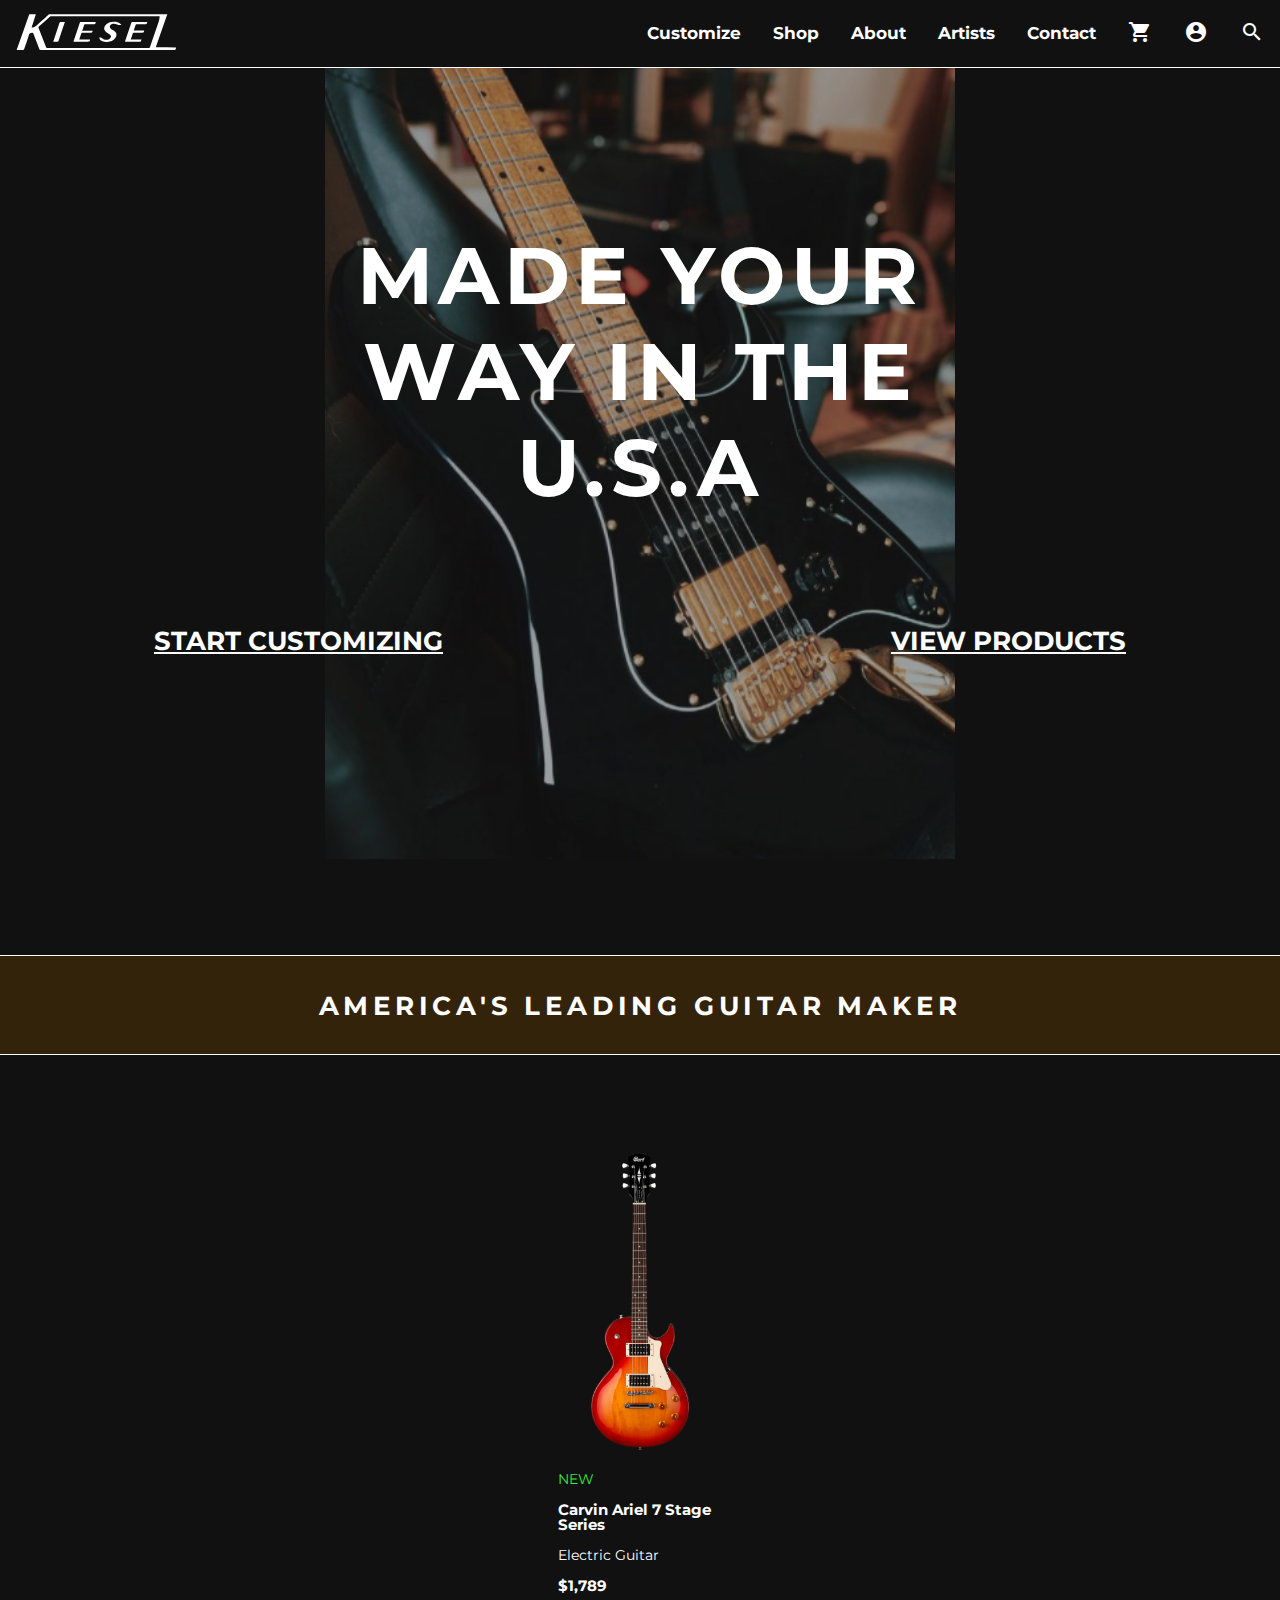
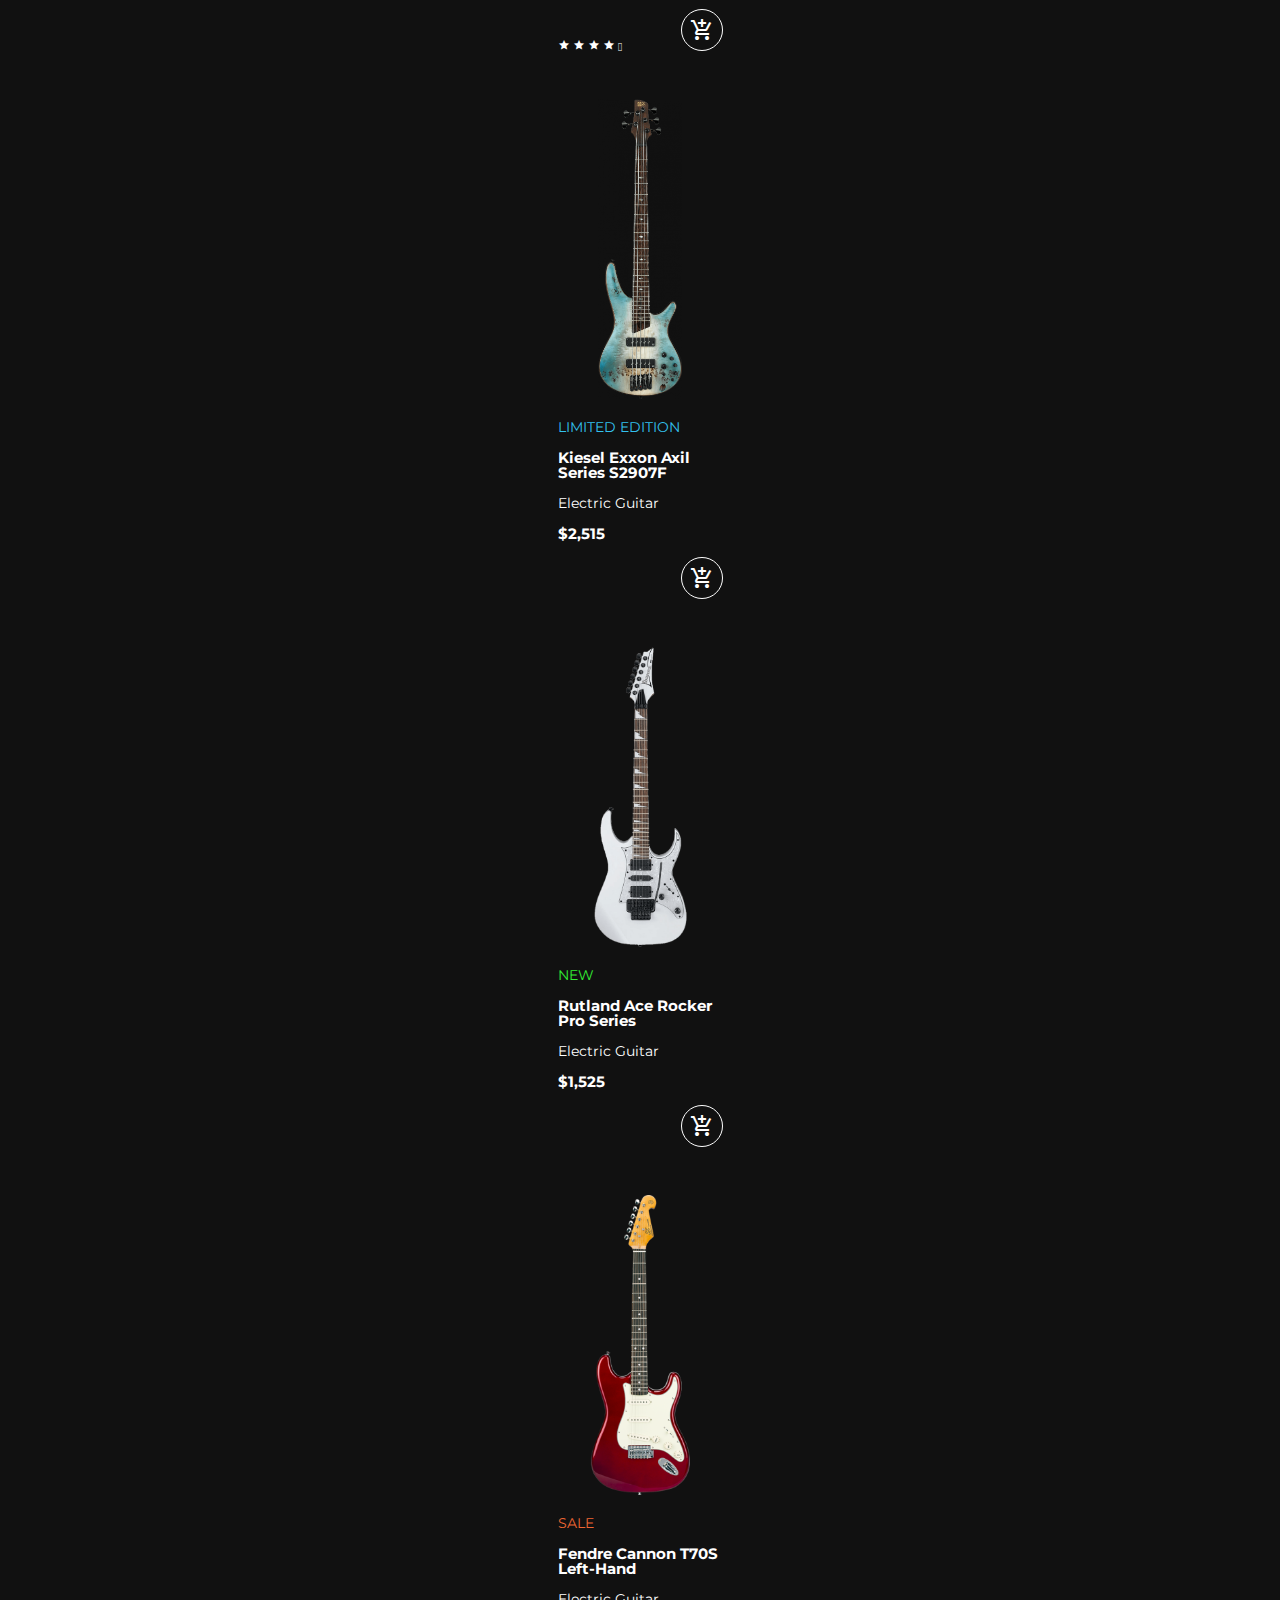
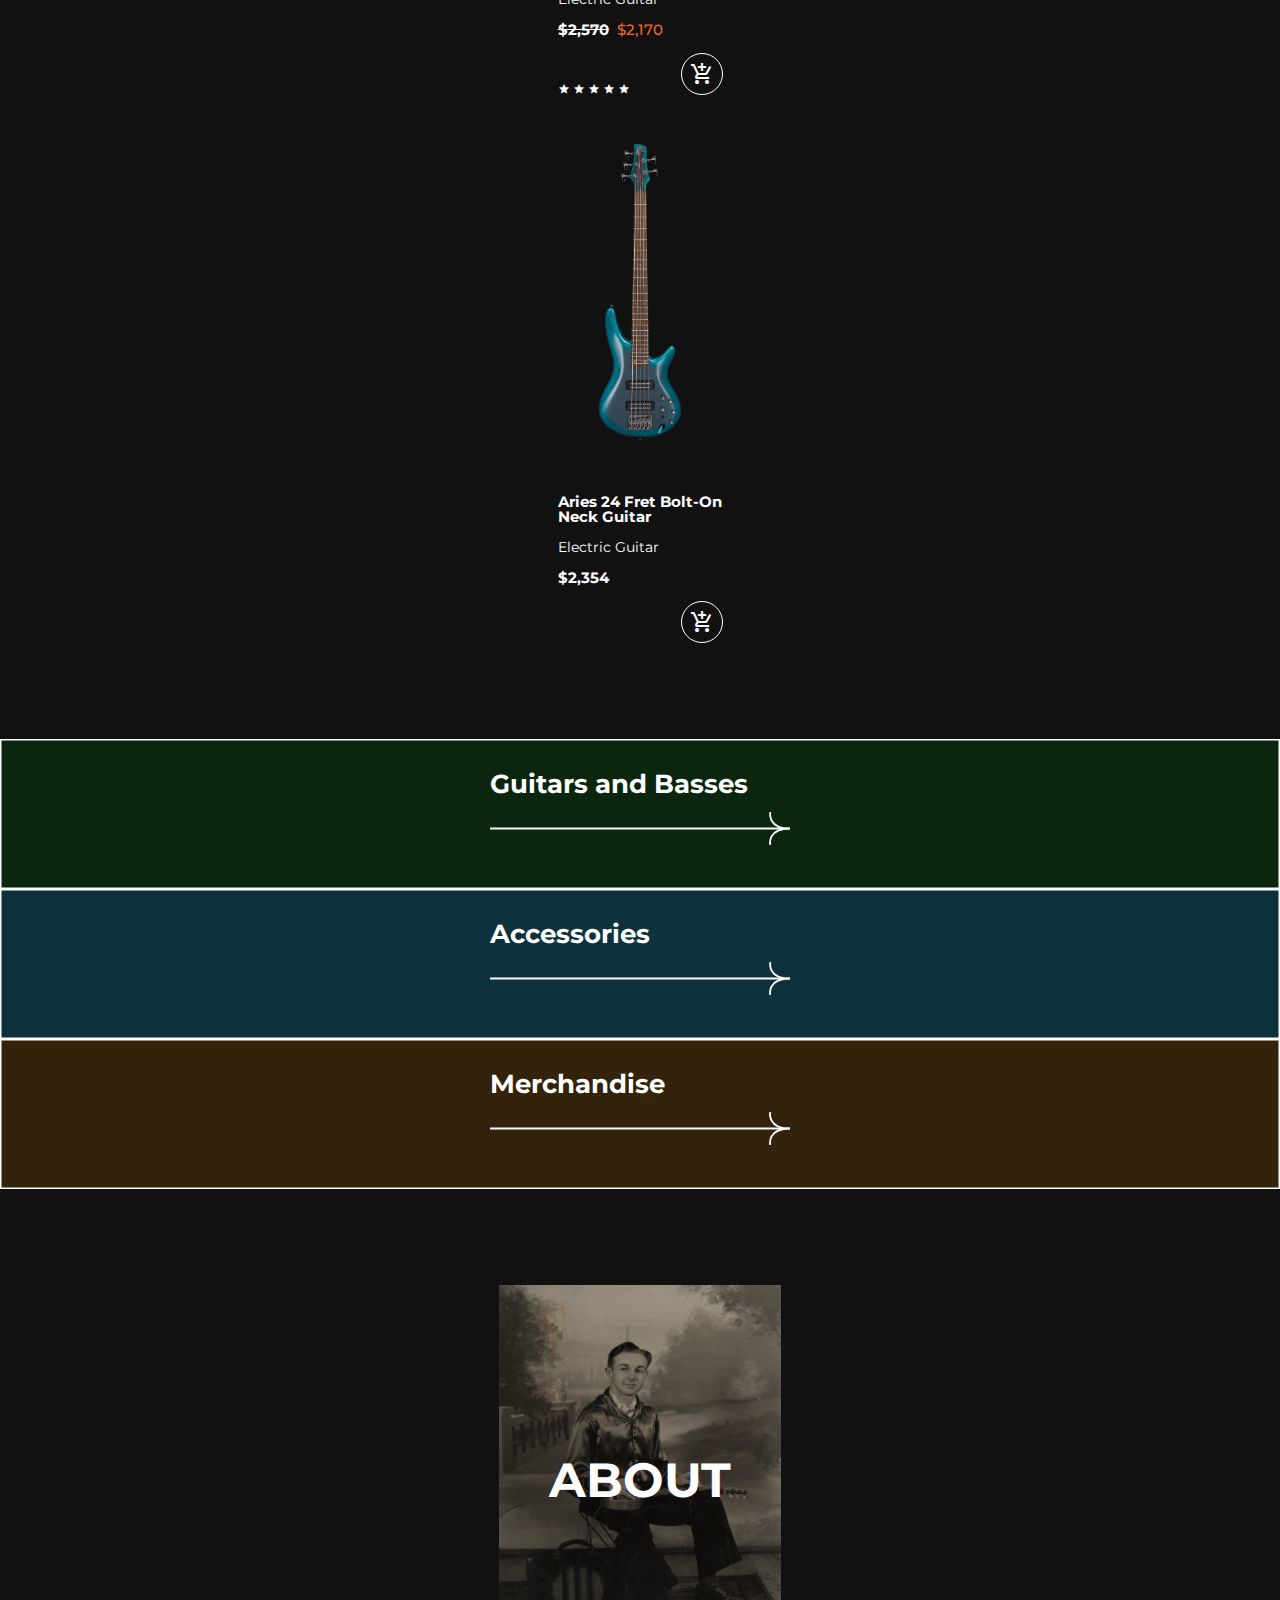
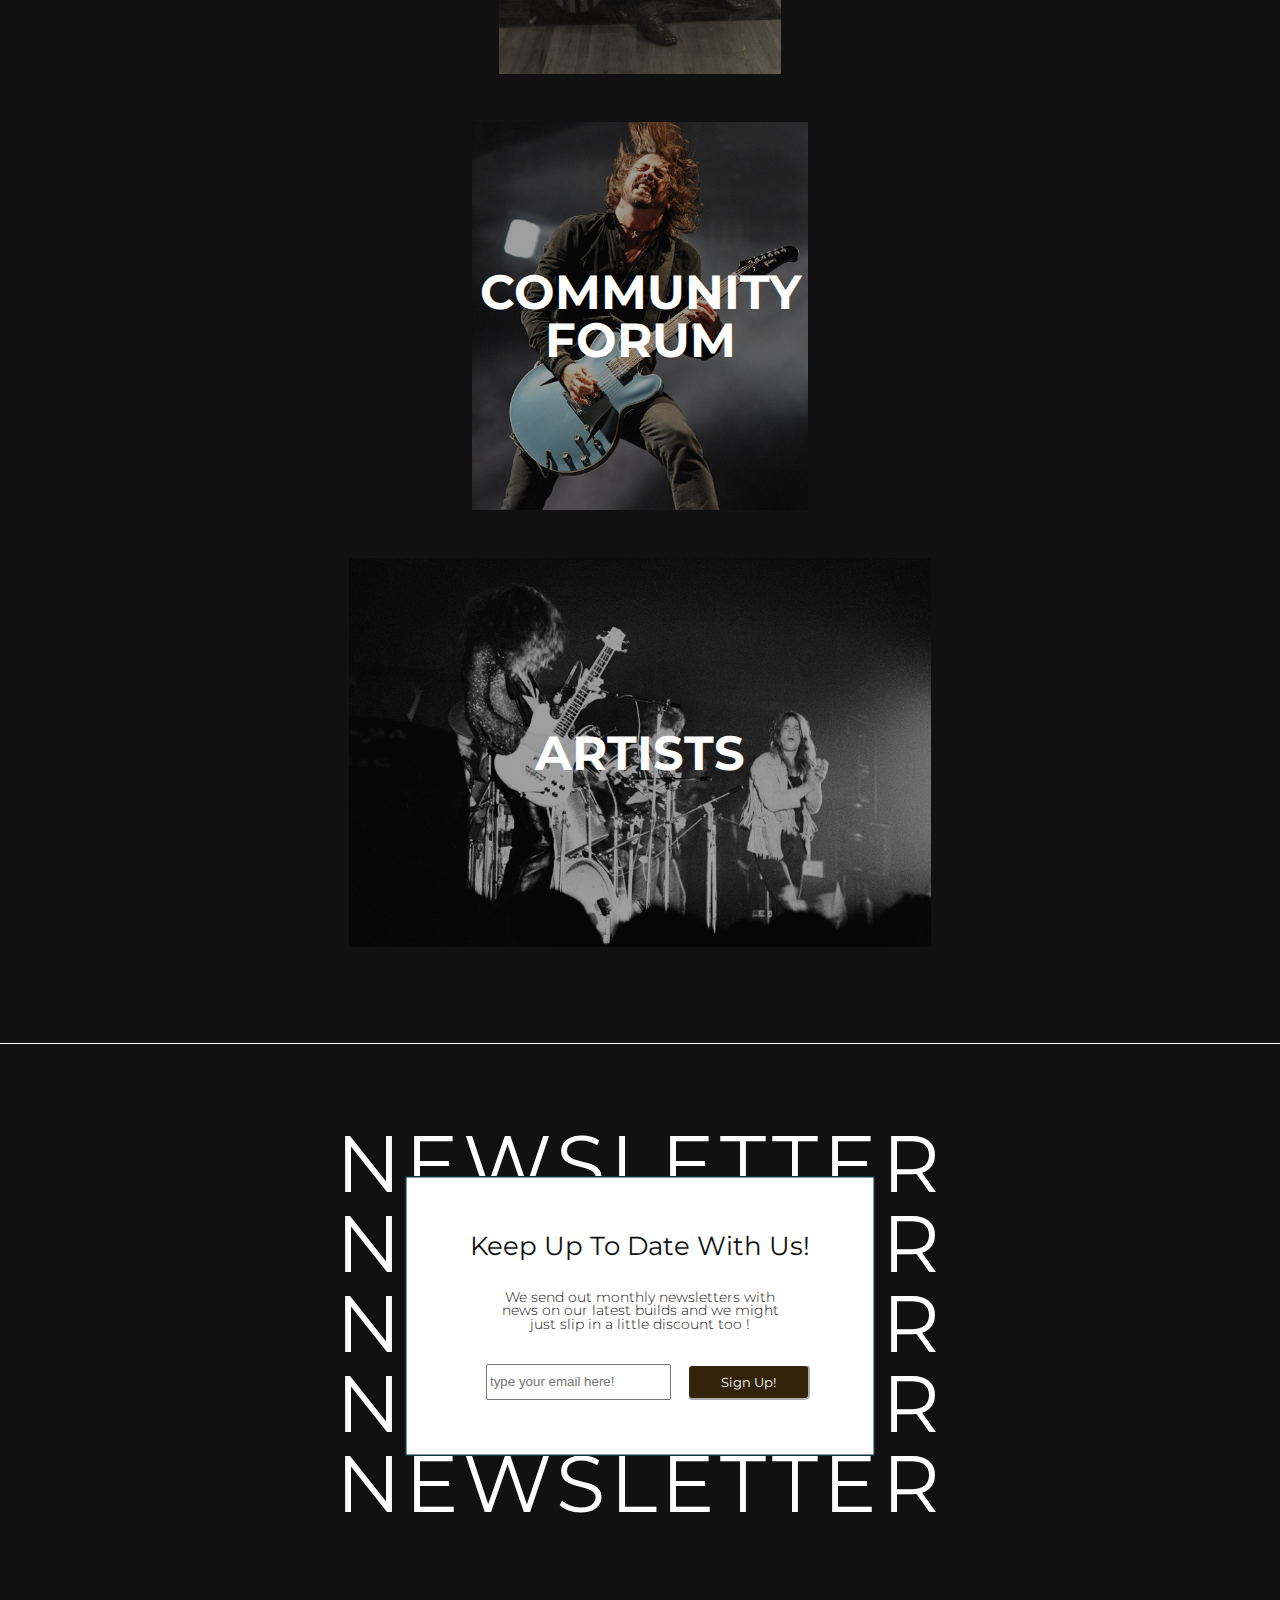
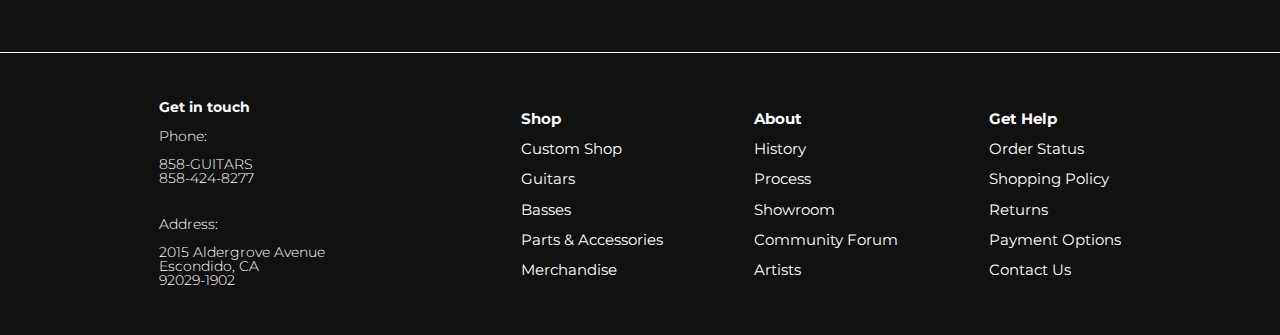
<file: index.html>
<!DOCTYPE html>
<html lang="en">
<head>
    <meta charset="UTF-8">
    <meta http-equiv="X-UA-Compatible" content="IE=edge">
    <meta name="viewport" content="width=device-width, initial-scale=1.0">
    <title>Kiesel Guitars</title>
    <link rel="stylesheet" href="reset.css">
    <link rel="stylesheet" href="layout.css">
    <link rel="stylesheet" href="styles.css">
    
    <link href="https://fonts.googleapis.com/icon?family=Material+Icons"
      rel="stylesheet">
    <link rel="stylesheet" href="https://cdnjs.cloudflare.com/ajax/libs/font-awesome/4.7.0/css/font-awesome.min.css">

    

</head>
<body>
     <nav class="topnav" id="myTopnav" >
            <div class = "heading">
                <a href="javascript:void(0);" class="icon" onclick="navFunction()">
                    <i class="fa fa-bars"></i>
                  </a>
                <a href="index.html"><img class = "logo" src="images\logo.svg", width=180px> </a>
            </div>
            
                <div class = nav-links>
                    <a href="customize.html" ><div>Customize</div></a>   
                    
                        <div onclick = "myFunction('nav1')"class = "dropdown-menu">Shop
                            <ul class = "dropdown-content">
                                
                                    <div class = "dropdown-category">
                                        <a href="guitars.html" class=bold>Guitar</a>
                                        <a href=guitars.html>Electric Guitars</a>
                                        <a href="guitars.html">Electric Basses</a>
                                        <a href="guitars.html">Acoustic Guitars</a>
                                    </div>
                                    <div class = "dropdown-category">
                                        <a href="error.html" class = bold>Merch</a>
                                        <a href=error.html>Apparel</a>
                                        <a href="error.html">Homeware</a>
                                        <a href="error.html">Accessories</a>
                                        
                                    </div>
                                    <div class = "dropdown-category">
                                        <a href="error.html" class=bold>Accessories</a>
                                        <a href=error.html>Knobs</a>
                                        <a href="error.html">Cases</a>
                                        <a href="error.html">Fret Wrap</a>
                                    
                                    </div>
                            </ul>
                            
                            <div id = "nav1" class = "nav-mobile hide">
                                <a href="guitars.html">Guitars</a>
                                <a href="error.html">Accessories</a>
                                <a href="error.html">Merchandise</a>
                                
                            </div>
                            
                            
                        </div>
                    
                    <a href="error.html"><div>About</div></a>
                    <a href="error.html"><div>Artists</div></a>
                    <a href="error.html"><div>Contact</div></a>
                </div>
                
                <div class = "nav-icons">
                    
                <a href="#" onclick="myFunction('shopping1')"><span class = "material-icons bar">shopping_cart</span></a>
                <a href="error.html" ><span class = "material-icons">account_circle</span></a>
                <a href="error.html" ><span class = "material-icons">search</span></a>
                </div>
                
                
    </nav>
    <div class = hide-cart id="shopping1">
            <div class="drawer stack">
              <h3 class="bold">Shopping Cart</h3>
              
                    
                  
                  <div class = "stack order-summary-container">
                    <h4 class= bold>There is nothing here!</h4>
                    <h4>Categories you may like</h4>
                    <div>
                        <div class = " shop-categories-container cluster">
                            
                            <a href="guitars.html">
                                <div class = "shop-categories-box guitarsandbasses container  ">
                                    <svg class = "svg-box" width="400" height="150">
                                        <rect class = "svg-box" width="400" height="150"/>
                                      </svg>
                                    <div class = " shop-categories-content stack">
                                        <h3 class="bold">Guitars and Basses</h3>
                                        <img class = arrow src="images\Group 37.svg" alt="">
                                        
                                        
                                
                                    </div>
                                </div>
                            </a>
                            <a href="error.html">
                                <div class = "accessories container shop-categories-box ">
                                    <svg class = "svg-box" width="400" height="150">
                                        <rect class = "svg-box" width="400" height="150"/>
                                      </svg>
                                    <div class = "stack shop-categories-content">
                                        <h3 class="bold">Accessories</h3>
                                        <img class = arrow src="images\Group 37.svg" alt="">
                                        
                                        
                                
                                    </div>
                                </div>
                            </a>
                            <a href="error.html">
                                <div class = "merchandise container shop-categories-box">
                                    <svg class = "svg-box" width="400" height="150">
                                        <rect  class = "svg-box" width="400" height="150"/>
                                      </svg>
                                    <div class = "stack shop-categories-content">
                                        <h3 class="bold">Merchandise</h3>
                                        <img class = arrow src="images\Group 37.svg" alt="">
                                        
                                        
                                
                                    </div>
                                </div>
                            </a>
                            
                            
                        </div>
                    </div>
                </div>
                
                
              
            </div>
            
    </div>
    
    <section class = "main-content stack">
        <div class = "banner box">
            <img class = "center" src="images\Mask Group 3.png" alt="">
            <div class = "banner-container container">
                <h1 class = "banner-text bold">MADE YOUR WAY IN THE U.S.A</h1>
                <div class = "banner-cta cluster">
                    <a href="customize.html">
                        <h3 class="underline bold">START CUSTOMIZING</h3>
                    </a>
                    <a href="guitars.html">
                        <h3 class = "righttext underline bold">VIEW PRODUCTS</h3>
                    </a>
                </div>
            </div>
        </div>
        <div class = "textRectangle container" >
            <div class = "container">
                <h3 class = "bold">AMERICA'S LEADING GUITAR MAKER</h3>
            </div>
        </div>
        <div class = "featured-products-container cluster">
            <a href="productpage.html">
                <div class = "single-product stack" >
                    <img class = "productlistingimage" src="images\CR100CRSmain.png">
                     <div class = "stack products-content">
                        <div>
                            <h5 class = "green-accent">NEW</h5>
                        </div>
                        <div  class = "stack products-text">
                            <h4 class = "bold">Carvin Ariel 7 Stage Series</h4>
                            <h5>Electric Guitar</h5>
                            <h4 class = "bold">$1,789</h4>
                        </div>
                        <div class = "shop-icons cluster ">
                            <span class="material-icons" style= "font-size: 12px"> &#xe885 &#xe885 &#xe885 &#xe885 &#xf06f</span>
                            <span class="add-to-cart material-icons" > &#xe854</span>
                            </div>
                    </div>
                </div>
            </a>
            <a href="productpage.html">
                <div class = "single-product stack" >
                    <img class = "productlistingimage" src="images\p_region_sr1605b_chf_1p_01_1.png">
                     <div class = "stack products-content">
                        <div>
                            <h5 class = "blue-accent">LIMITED EDITION</h5>
                        </div>
                        <div class = "stack products-text">
                            <h4 class = "bold">Kiesel Exxon Axil Series S2907F</h4>
                            <h5>Electric Guitar</h5>
                            <h4 class = "bold">$2,515</h4>
                        </div>
                        <div class = "shop-icons cluster end ">
                        
                        <span class="add-to-cart material-icons" > &#xe854</span>
                        </div>
                
                    </div>
                </div>
            </a>
            <a href="productpage.html">
                <div class = "single-product stack" >
                    <img class = "productlistingimage" src="images\1000183-IBANEZ-RG350DXZ-WH-Electric-Guitar.png">
                     <div class = "stack products-content">
                        <div>
                            <h5 class = "green-accent">NEW</h5>
                        </div>
                        <div class = "stack products-text">
                            <h4 class = "bold">Rutland Ace Rocker Pro Series</h4>
                            <h5>Electric Guitar</h5>
                            <h4 class = "bold">$1,525</h4>
                        </div>
                        <div class = "shop-icons cluster end ">
                        
                        <span class="add-to-cart material-icons" > &#xe854</span>
                        </div>
                
                    </div>
                </div>
            </a>
            <a href="productpage.html">
                <div class = "single-product stack" >
                    <img class = "productlistingimage" src="images\535f0e7fb7a52.png">
                     <div class = "stack products-content">
                        <div>
                            <h5 class = "orange-accent">SALE</h5>
                        </div>
                        <div class = "stack products-text">
                            <h4 class = "bold">Fendre Cannon T70S Left-Hand</h4>
                            <h5>Electric Guitar</h5>
                            <div class = "cluster tinygap">
                                <h4 class = "bold strikethrough">$2,570</h4>
                                <h4 class = "sale-new-price">$2,170</h4>
                            </div>
                            
                        </div>
                        <div class = "shop-icons cluster ">
                        <span class="material-icons" style= "font-size: 12px"> &#xe885 &#xe885 &#xe885 &#xe885 &#xe885</span>
                        <span class="add-to-cart material-icons" > &#xe854</span>
                        </div>
                
                    </div>
                </div>
            </a>
            <a href="productpage.html">
                <div class = "single-product stack" >
                <img class = "productlistingimage" src="images\2523.png">
                 <div class = "stack products-content">
                    
                    <div class = "stack products-text">
                        <h4 class = "bold">Aries 24 Fret Bolt-On Neck Guitar</h4>
                        <h5>Electric Guitar</h5>
                        <h4 class = "bold">$2,354</h4>
                    </div>
                    <div class = "shop-icons cluster end">
                    
                    <span class="add-to-cart material-icons" > &#xe854</span>
                    </div>
                
                </div>
                </div>
            </a>
            
    
        </div>
        <div class = " shop-categories-container cluster">
            <a href="guitars.html">
                <div class = "shop-categories-box guitarsandbasses container  ">
                    <svg class = "svg-box" width="400" height="400">
                        <rect class = "svg-box" width="400" height="400"/>
                      </svg>
                    <div class = " shop-categories-content stack">
                        <h3 class="bold">Guitars and Basses</h3>
                        <img class = "arrow" src="images\Group 37.svg" alt="image of an arrow">
                        <img class = "image" src="images\rotates.png" alt="image of a guitar">
                        
                
                    </div>
                </div>
            </a>
            <a href="error.html">
                <div class = "accessories container shop-categories-box ">
                    <svg class = "svg-box" width="400" height="400">
                        <rect class = "svg-box" width="400" height="400"/>
                      </svg>
                    <div class = "stack shop-categories-content">
                        <h3 class="bold">Accessories</h3>
                        <img class = arrow src="images\Group 37.svg" alt="">
                        <img class = "image" src="images\FUZZ_Mini__77918.1497510620.1280.1280.png" alt="">
                        
                
                    </div>
                </div>
            </a>
            <a href="error.html">
                <div class = "merchandise container shop-categories-box">
                    <svg class = "svg-box" width="400" height="400">
                        <rect  class = "svg-box" width="400" height="400"/>
                      </svg>
                    <div class = "stack shop-categories-content">
                        <h3 class="bold">Merchandise</h3>
                        <img class = arrow src="images\Group 37.svg" alt="">
                        <img class = "image" src="images/logo.svg" alt="">
                        
                
                    </div>
                </div>
            </a>
            
            
        </div>
        <div class= "brand-categories-container cluster">
            <a href="error.html">
                <div class="container brand-categories-box">
                    <img class=brandimage src="images\lowell-lap-steel-guitar481.jpg" alt="">
                     <h2 class= "stack brand-categories-text">ABOUT</h2>
                </div>
            </a>
            <a href="error.html">
                <div class="container brand-categories-box ">
                 <img class=brandimage src="images\article-2074523-0C85326800000578-708_468x540.jpg" alt="">
                  <h2 class= "stack brand-categories-text">COMMUNITY FORUM</h2>
                 </div>
            </a>
             <a href="error.html">
                 <div class="container brand-categories-box ">
                     <img class=brandimage src="images\rs-black-sabbath-e777e412-7a2a-4782-b108-63871f9a2976.jpg" alt="">
                     <h2 class= "stack brand-categories-text">ARTISTS</h2>
                 </div>
             </a>
        </div>
        <div class = "container  topborder  newsletter-layout newsletterbox" >
            <h1 class = "stack newsletter-bg space-center">NEWSLETTER<BR>NEWSLETTER<BR>NEWSLETTER<BR>NEWSLETTER<BR>NEWSLETTER</h2>
            <div class = "stack newsletter">
                <div class = "newsletter-container container"> 
                    <svg class = "newsletter-rect" width="470" height="280">
                        <rect class = "newsletter-rect" width="470" height="280"/>
                      </svg>
                    <div class = " stack newsletter-text black  ">
                        <h3 class = "newsletter-title">Keep Up To Date With Us!</h3>
                        <p class = "newsletter-subheading">We send out monthly newsletters with news 
                            on our latest builds and we 
                            might just slip in a little discount too !</p>
                        <div>
                            <form class = "email-form">
                                <label for="email"></label>
                                <input type="email" name="email" placeholder="type your email here!">
                                <input type="submit" value="Sign Up!">
                            </form>
                        </div>
                    </div>  
                </div>
            <div>
                    <div></div>
                </div>
            </div>
        </div>
        <footer class = "footer-nav box">
            <div class="footer-nav-container container">
                <div class = "get-in-touch stack">
                    <h5 class  = "bold"> Get in touch</h5>
                    <div class = "contact-details cluster">
                        <div class = "stack">
                            <h5 class = "light">Phone:</h5>
                            <h5 class = "light">858-GUITARS<br>858-424-8277</h5>
                        </div>
                        <div class = "stack">
                            <h5 class = "light">Address:</h5>
                            <h5 class = "light">2015 Aldergrove Avenue<br>Escondido, CA<br>92029-1902</h5>
        
                    </div></div>
                    
                </div>
                <div class="footer-nav-categories container">
                <div class= "stack">
                    <a  class = "bold" href="#"> Shop </a>
                    <a href="customize.html"> Custom Shop </a>
                    <a href="guitars.html"> Guitars </a>
                    <a href="#"> Basses </a>
                    <a href="#"> Parts & Accessories </a>
                    <a href="#"> Merchandise </a>
                </div>
                <div class= "stack">
                    <a class ="bold" href="error.html"> About </a>
                    <a href="error.html"> History </a>
                    <a href="error.html"> Process </a>
                    <a href="error.html"> Showroom </a>
                    <a href="error.html"> Community Forum </a>
                    <a href="error.html"> Artists </a>
                </div>
        
                <div class= "stack">
                    <a class = "bold" href="error.html"> Get Help </a>
                    <a href="error.html"> Order Status </a>
                    <a href="error.html"> Shopping Policy </a>
                    <a href="error.html"> Returns </a>
                    <a href="error.html"> Payment Options </a>
                    <a href="error.html"> Contact Us </a>
                </div>
                </div>
                <div class = " stack footer-tnc"> 
                    <a class = "footeritem">Find Us At</a>
                    <div class = "cluster footer-social"><i class="fa fa-facebook-square" ></i>
                        <i class="fa fa-instagram"></i>
                        <i class="fa fa-twitter"></i></div>
                    
                    <div class="stack">
                    <a href="error.html" class = "tnc"> Terms of Use </a>
                    <a href="error.html" class = "tnc"> Privacy and Cookies Policy </a>
                    <a href="error.html" class = "tnc"> Terms of Sale </a>
                    <a href="error.html" class = "tnc"> Cookies Settings </a>
                    </div>
        
                    
                </div>
            </div>
        
        </footer>
    
        <script src="script.js"></script>
    </section>
</body>
</html>
</file>
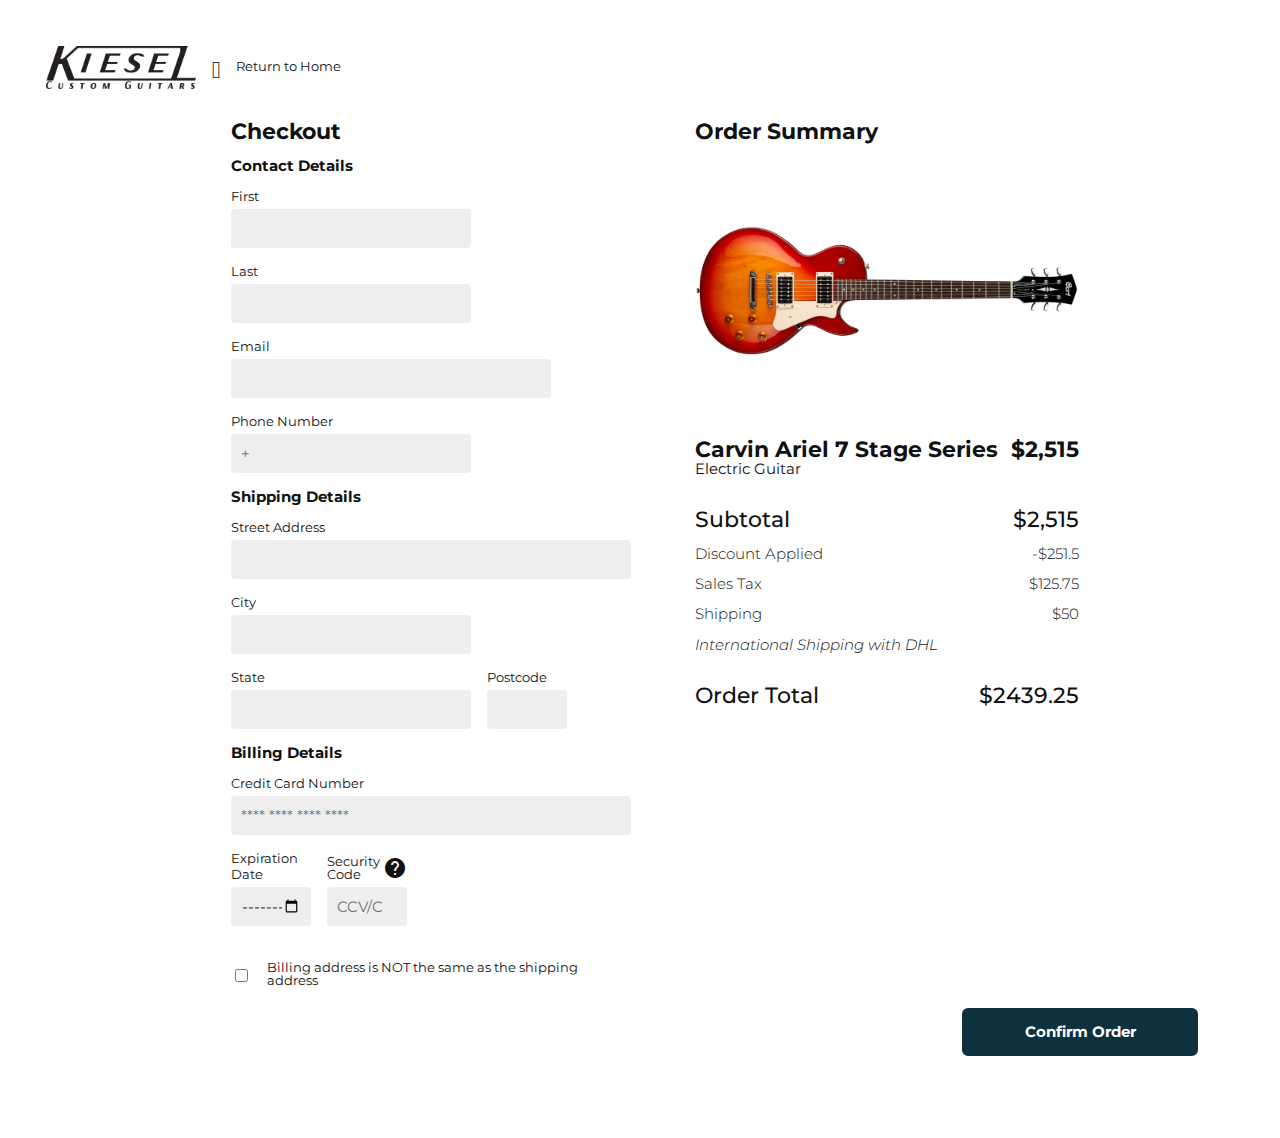
<file: checkoutpage.html>
<!DOCTYPE html>
<html lang="en">
<head>
    <meta charset="UTF-8">
    <meta http-equiv="X-UA-Compatible" content="IE=edge">
    <meta name="viewport" content="width=device-width, initial-scale=1.0">
    <title>Kiesel Guitar</title>
    <link rel="stylesheet" href="reset.css">
    <link rel="stylesheet" href="layout.css">
    <link rel="stylesheet" href="checkoutstyles.css">


    <link href="https://fonts.googleapis.com/icon?family=Material+Icons"
      rel="stylesheet">
    <link rel="stylesheet" href="https://cdnjs.cloudflare.com/ajax/libs/font-awesome/4.7.0/css/font-awesome.min.css">
    
    
</head>
<body class = "stack">
    <nav class = "cluster header">
        <div class = cluster>
            <img class = logo src="images\800px-Kiesel_guitars_logo.png">
            <div class = "cluster return-to-home "><div><a href="#">  <span class="material-icons">
                &#xe5e0</span></div>
            <div> <a href = "index.html">
                <h5>Return to Home</h5>
            </a></div>
            </div>
        </div>
        <div>
            <a href="javascript:void(0);" class="icon" onclick="cartFunction()">
                <i class="fa fa-shopping-cart"></i>
              </a>
        </div>
        
    </nav>
       <div class = "checkout-container cluster center" id="MyCheckoutContainer">
        <div class="form-container">
        <h3 class = "bold">Checkout</h3><br>
        <form class="form" required>
            <h4 class = "bold">Contact Details</h4>
            <ul>
                <li>
            <div class="form-item width-medium">
                <div>
                    <br><label for="f-name">First</label><br>
                    <input type="text" name="f-name" class = "form-input">
                </div>
                <div>
                   <br><label for="l-name">Last</label><br>
                    <input type="text" name="l-name" class="form-input">
                </div>
            </div>
            <div class = "form-item width-large ">
                <br><label for ="email">Email</label><br>
                <input type="email" name="email" class  = "form-input">
                
            </div>
            <div class = "tel width-medium">
                <br><label for ="tel">Phone Number</label><br>
                <input type = "number" name="tel" placeholder="+">
            </div>
            <h4 class = "checkout-title">Shipping Details</h4>
            <div class="streetaddress width-xlarge">
                <br><label for ="streetaddress">Street Address</label><br>
                <input type = "text" name="streetaddress">
            
            </div>
            <div class = "city width-medium">
                <br><label for="city">City</label><br>
                <input type="text" name="city">
                
            </div>
            <div class = "stateNpostcode cluster">
                <div class = "state width-medium">
                <br><label for="state">State</label>
                <input type="text" name="state">
            </div>
            <div class = "postcode width-small">
                <br><label for="postcode">Postcode</label>
                <input type="number" name="postcode">
            </div>
            </div>
            
            <h4 class ="checkout-title" >Billing Details</h4>
            <div class ="ccnumber width-xlarge">
                <br><label for ="ccnumber"> Credit Card Number</label><br>
                <input type = "number" name = "ccnumber" placeholder="**** **** **** ****">
            </div>
            
                <div class = "cc-details cluster width-xlarge"> 
                    <div class = "width-small">
                    <br><label for ="expdate">Expiration Date</label>
                    <input type = "month" name = "expdate" placeholder = YYYY/MM min="today">
                    </div>
                    <div class = "width-small">
                    <div class = "cluster">
                        <label for ="securitycode">Security Code</label>
                        <a href="#"> <span class="material-icons">&#xe887</span></a>
                    </div>
                    
                    <input type = "number" name = "securitycode" placeholder = CCV/CVV></div>
                    
                </div>
            
            
            <div class = "billing-address cluster width-xlarge ">
                <input type = "checkbox" name="billingaddress">
                <label for="billing-address">Billing address is NOT the same as the shipping address </label>
                
            </div>
            </li>
            </ul>
            
        </form>
        
        </div>
        <div class = "stack order-summary ">
            <h3 class="bold">Order Summary</h3>
            <img class = "productimage" src="images\CR100CRSmain rotate.png" alt="">
            <div class = "stack order-summary-container">
                <div class =>
                    <div class = "cluster order-summary-content ">
                        <h3 class = "bold">Carvin Ariel 7 Stage Series</h3>
                        <h3 class = "bold">$2,515</h3>

                     </div>
                     <h4>Electric Guitar</h4>
                </div>
                
                <div class = "stack ">
                    <div class = "cluster order-summary-content">
                        <h3 class = "medium">Subtotal</h3>
                        <h3 class = "medium">$2,515</h3>
                    </div>
                    <div class = "cluster order-summary-content">
                        <h4 class = "light">Discount Applied</h4>
                        <h4 class = "light">-$251.5</h4>
                    </div>
                    <div class = "cluster order-summary-content">
                        <h4 class = "light">Sales Tax</h4>
                        <h4 class = "light">$125.75</h4>
                    </div>
                    <div class = "stack order-summary-content tinygap">
                        <div class = "cluster order-summary-content">
                            <h4 class = "light">Shipping</h4>
                            <h4 class = "light">$50</h4>
                        </div>
                        <h4 class = "italic light">International Shipping with DHL</h4>
                    </div>
                </div>
                <div class = "cluster order-summary-content">
                    <h3 class = "medium">Order Total</h3>
                    <h3 class = "medium">$2439.25</h3>
                </div>
            </div>
            
        </div>
        
    </div>
    <div class = "cluster checkout-button confirm-button">
        <a href="confirmation.html"  class = "btn btn-primary bold" type=submit>Confirm Order</a>

    </div>
    <script src="script.js"></script>
</body>
</html>
</file>
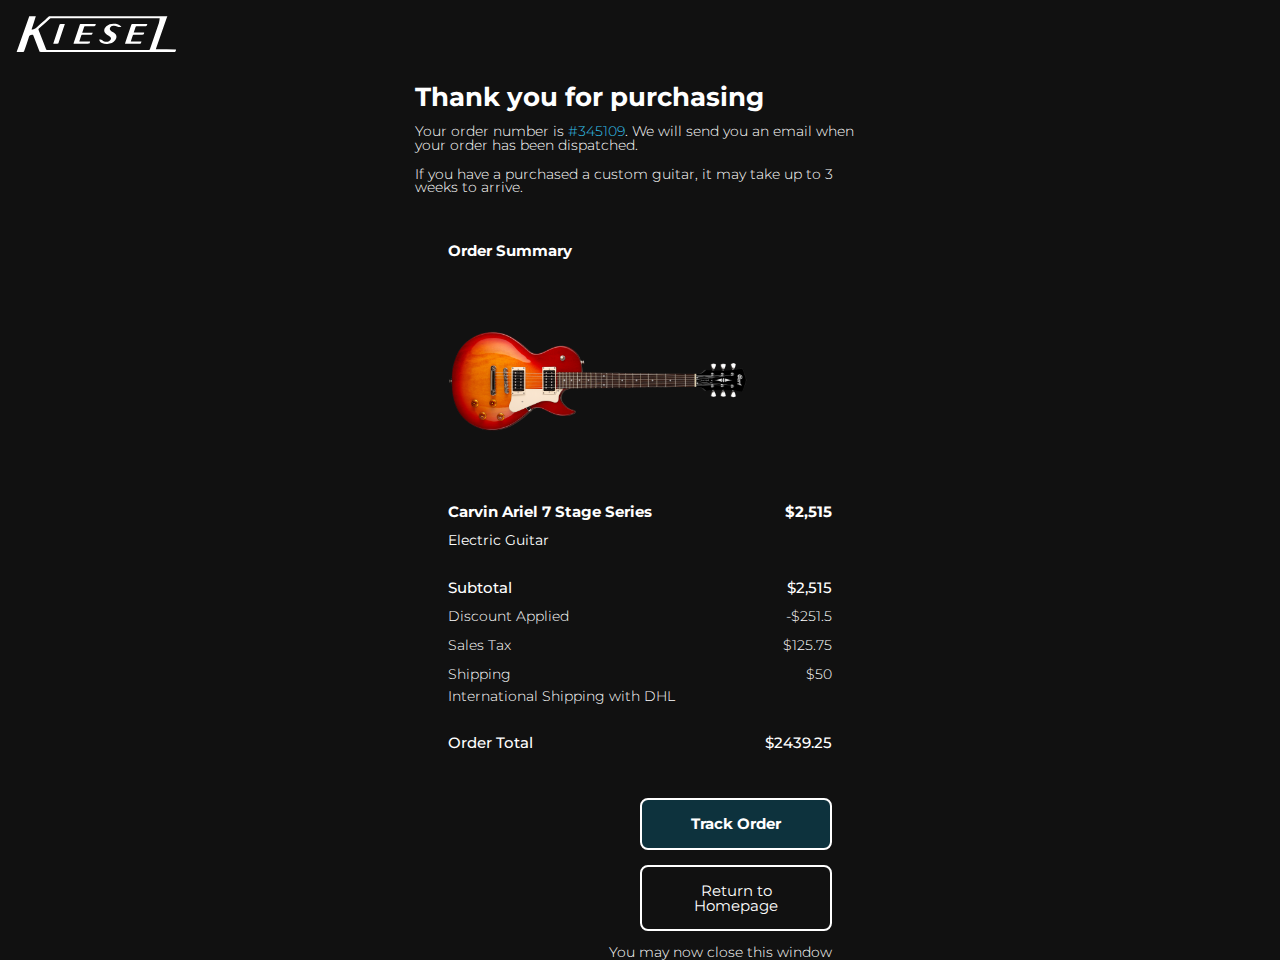
<file: confirmation.html>
<!DOCTYPE html>
<html lang="en">
<head>
    <meta charset="UTF-8">
    <meta http-equiv="X-UA-Compatible" content="IE=edge">
    <meta name="viewport" content="width=device-width, initial-scale=1.0">
    <title>Document</title>
    <link rel="stylesheet" href="reset.css">
    <link rel="stylesheet" href="layout.css">
    <link rel="stylesheet" href="styles.css">
    <link href="https://fonts.googleapis.com/icon?family=Material+Icons"
      rel="stylesheet">
    <link rel="stylesheet" href="https://cdnjs.cloudflare.com/ajax/libs/font-awesome/4.7.0/css/font-awesome.min.css">
</head>
<body>
    <nav class = "cluster header">
        <img class = logo src="images/logo.svg">
        
         
    </nav>
<div class = "order-page stack center">
        
    <div class = "order-container stack center">
        <div class = "order-message stack ">
            <h3 class = "bold">Thank you for purchasing</h3>
            <p>Your order number is <span class = "blue-accent">#345109</span>. We will send you an email when your order has been dispatched.</p>
            <p>If you have a purchased a custom guitar, it may take up to 3 weeks to arrive.</p>
        </div>
        <div class = "stack order-summary center  ">
            <h4 class="bold">Order Summary</h4>
            <img class = "productimage" src="images\CR100CRSmain rotate.png" alt="">
            <div class = "stack order-summary-container">
                <div class = "stack">
                    <div class = "cluster order-summary-content ">
                        <h4 class = "bold">Carvin Ariel 7 Stage Series</h4>
                        <h4 class = "bold">$2,515</h4>
        
                     </div>
                     <h5>Electric Guitar</h5>
                </div>
                
                <div class = "stack ">
                    <div class = "cluster order-summary-content">
                        <h4 class = "medium">Subtotal</h4>
                        <h4 class = "medium">$2,515</h4>
                    </div>
                    <div class = "cluster order-summary-content">
                        <h5 class = "light">Discount Applied</h5>
                        <h5 class = "light">-$251.5</h5>
                    </div>
                    <div class = "cluster order-summary-content">
                        <h5 class = "light">Sales Tax</h5>
                        <h5 class = "light">$125.75</h5>
                    </div>
                    <div class = "stack order-summary-content tinygap">
                        <div class = "cluster order-summary-content">
                            <h5 class = "light">Shipping</h5>
                            <h5 class = "light">$50</h5>
                        </div>
                        <h5 class = "italic light">International Shipping with DHL</h5>
                    </div>
                </div>
                <div class = "cluster order-summary-content">
                    <h4 class = "medium">Order Total</h4>
                    <h4 class = "medium">$2439.25</h4>
                </div>
            </div>
            <div class = "stack confirm-button">
                <a href="error.html"  class = "btn btn-primary bold">Track Order</a>
                <a href="index.html"  class = "btn btn-secondary ">Return to Homepage</a>
                <p>You may now close this window</p>
            </div>
        </div>
    </div>
</div>
<script src="script.js"></script>

</body>
</html>
</file>
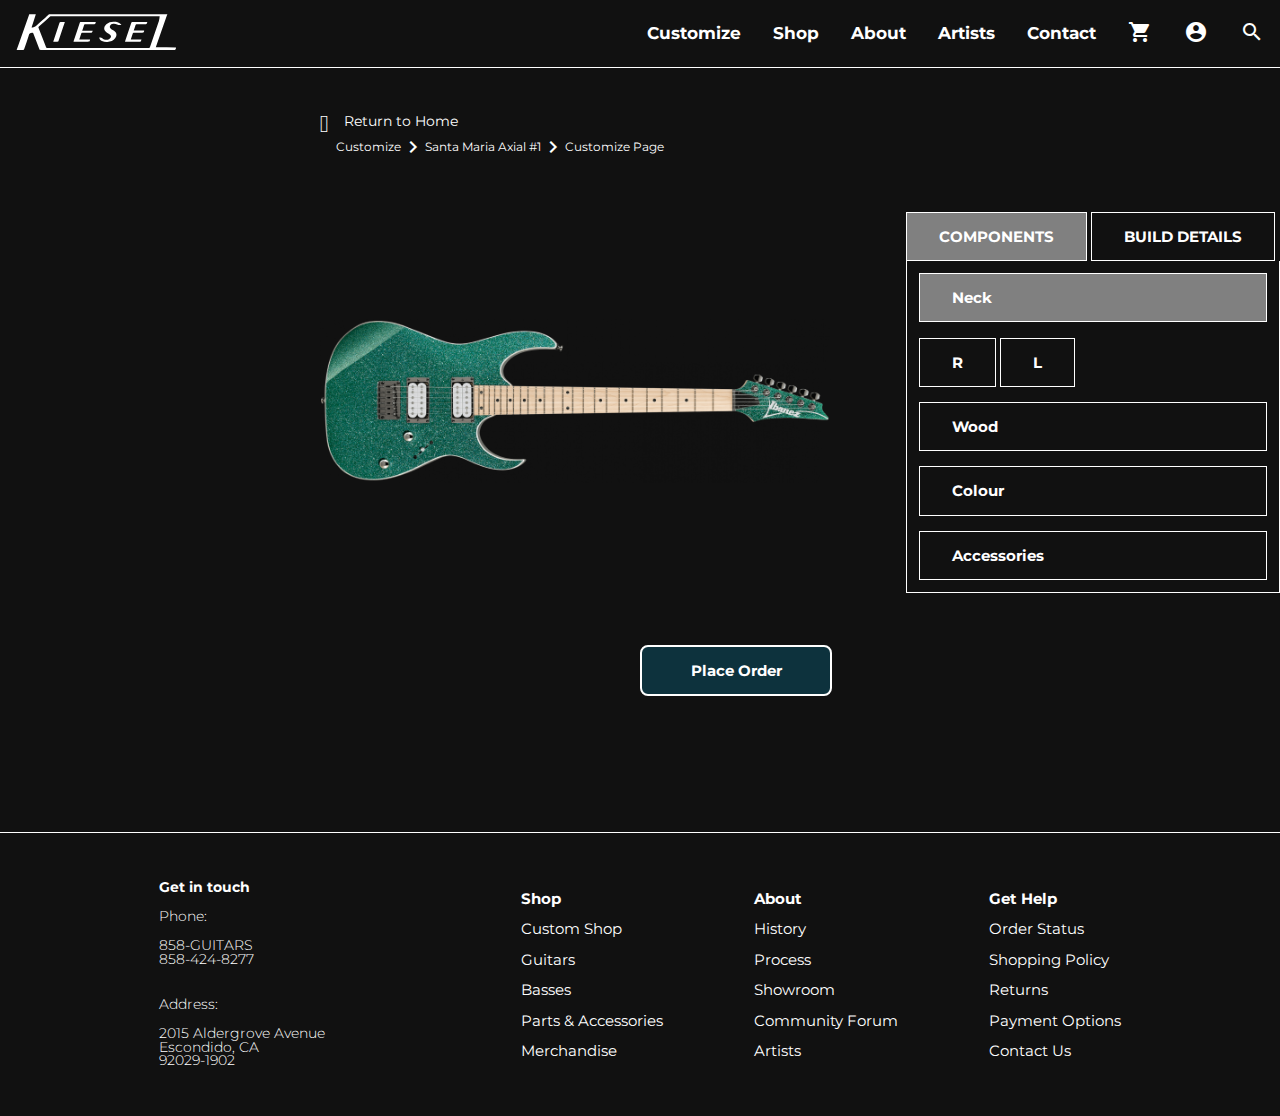
<file: customize.html>
<!DOCTYPE html>
<html lang="en">
<head>
    <meta charset="UTF-8">
    <meta http-equiv="X-UA-Compatible" content="IE=edge">
    <meta name="viewport" content="width=device-width, initial-scale=1.0">
    <title>Document</title>
    <link rel="stylesheet" href="reset.css">
    <link rel="stylesheet" href="styles.css">
    <link rel="stylesheet" href="layout.css">
    <link href="https://fonts.googleapis.com/icon?family=Material+Icons"
      rel="stylesheet">
    <link rel="stylesheet" href="https://cdnjs.cloudflare.com/ajax/libs/font-awesome/4.7.0/css/font-awesome.min.css">
</head>
<body>
    <nav class="topnav" id="myTopnav" >
        <div class = "heading">
            <a href="javascript:void(0);" class="icon" onclick="navFunction()">
                <i class="fa fa-bars"></i>
              </a>
            <a href="index.html"><img class = "logo" src="images\logo.svg", width=180px> </a>
        </div>
        
            <div class = nav-links>
                <a href="customize.html" ><div>Customize</div></a>   
                
                    <div onclick = "myFunction('nav1')"class = "dropdown-menu">Shop
                        <ul class = "dropdown-content">
                            
                                <div class = "dropdown-category">
                                    <a href="guitars.html" class=bold>Guitar</a>
                                    <a href=guitars.html>Electric Guitars</a>
                                    <a href="guitars.html">Electric Basses</a>
                                    <a href="guitars.html">Acoustic Guitars</a>
                                </div>
                                <div class = "dropdown-category">
                                    <a href="error.html" class = bold>Merch</a>
                                    <a href=error.html>Apparel</a>
                                    <a href="error.html">Homeware</a>
                                    <a href="error.html">Accessories</a>
                                    
                                </div>
                                <div class = "dropdown-category">
                                    <a href="error.html" class=bold>Accessories</a>
                                    <a href=error.html>Knobs</a>
                                    <a href="error.html">Cases</a>
                                    <a href="error.html">Fret Wrap</a>
                                
                                </div>
                        </ul>
                        
                        <div id = "nav1" class = "nav-mobile hide">
                            <a href="guitars.html">Guitars</a>
                            <a href="error.html">Accessories</a>
                            <a href="error.html">Merchandise</a>
                            
                        </div>
                        
                        
                    </div>
                
                <a href="error.html"><div>About</div></a>
                <a href="error.html"><div>Artists</div></a>
                <a href="error.html"><div>Contact</div></a>
            </div>
            
            <div class = "nav-icons">
                
            <a href="#" onclick="myFunction('shopping1')"><span class = "material-icons bar">shopping_cart</span></a>
            <a href="error.html" ><span class = "material-icons">account_circle</span></a>
            <a href="error.html" ><span class = "material-icons">search</span></a>
            </div>
            
            
    </nav>
    <div class = hide-cart id="shopping1">
        <div class="drawer stack">
          <h3 class="bold">Shopping Cart</h3>
            
                <div>
                    <img class = "productimage" src="images\CR100CRSmain rotate.png" alt="">
                </div>
              
              <div class = "stack order-summary-container">
                <div class = "stack">
                    <div class = "cluster order-summary-content ">
                        <h4 class = "bold">Carvin Ariel 7 Stage Series</h4>
                        <h4 class = "bold">$2,515</h4>
        
                     </div>
                     <h5 class =>Electric Guitar</h5>
                </div>
                <div>
                    <img class = "productimage" src="images\rotated_p_region_rg421msp_tsp_1p_01_1.png" alt="">
                </div>
                <div class = "stack">
                    <div class = "cluster order-summary-content ">
                        <h4 class = "bold">Santa Maria Axial #1</h4>
                        <h4 class = "bold">$2,790</h4>
        
                     </div>
                     <h5 class = light>Custom Electric Guitar</h5>
                </div>
                <div class = "stack ">
                    <div class = "cluster order-summary-content">
                        <h4 class = "medium">Subtotal</h4>
                        <h4 class = "medium">$5,305</h4>
                    </div>
                    
                    <div class = "cluster order-summary-content">
                        <h5 class = "light">Sales Tax</h5>
                        <h5 class = "light">$265.25</h5>
                    </div>
                    
                </div>
                <div class = "cluster order-summary-content">
                    <h4 class = "medium">Order Total</h4>
                    <h4 class = "medium">$5,570.25</h4>
                </div>
                </div>
            <div class = "stack confirm-button">
                <a href="checkoutpage.html"  class = "btn btn-primary bold">Checkout</a>
                <a href="error.html">
                    <img class = "paypal" src="images\paypal-buttons-au.png" alt="Checkout with Paypal">
               </a>
                
            </div>
        
            
          
        </div>
        
    </div>
   <section class = "main-content stack">
        <div class = "customize-container cluster">
            <div class ="not-sidebar2">
                <div class = "return-to-home cluster">
                    <div><a href="#">  <span class="material-icons">
                    &#xe5e0</span></a>
                    </div>
                    <div> <h5>Return to Home</h5></div>
                </div>
                <div class = "custom-warning stack">
                    <img class = "warning-logo" src="images/logo.svg" alt="">
                    <h3 class = bold>Sorry!</h3>
                    <h4>The custom guitar builder can only be viewed in screens wider than 1000px. Please hop onto our website from a computer or laptop to customize your guitar.</h4>
                    <h3>Thank you for your understanding.</h3>
                    <div class = "btn btn-primary">
                        <a href="index.html">
                            <h4 class = bold>Return to Home</h4>
                        </a>
                    </div>
                </div>
                <div class = "local-nav cluster">
                    <a href="">Customize</a><span class = "material-icons">&#xe409</span>
                    <a href="">Santa Maria Axial #1</a><span class = "material-icons">&#xe409</span>
                    <a href="">Customize Page</a>
                </div>
                <div>
                    <img class = "customize-image" src="images\rotated_p_region_rg421msp_tsp_1p_01_1.png">
                </div>
                <div class = "confirm-button custom">
                    <h4 class = "bold btn btn-primary" onclick="myFunction('shopping1')">Place Order</h4>
                </div>
                
            </div>
            <div class = "sidebar2 stack">
       
                <div class = "tab-container">
                    <input type="radio" id="tab1" name="tabs" checked>
                    <label for="tab1" class = "customize-build bold">COMPONENTS</label>
                    <input type="radio" id="tab2" name="tabs">
                    <label for="tab2" class = "customize-build bold">BUILD DETAILS</label>
                    
                    <div class = "tab content1 stack custom-tab">
                        <input type="radio" id="option1" name="options" checked>
                        <label for="option1" class = "customize-build bold">Neck</label>
                        <div class = "option result1">
                            <input type="radio" id="neck1" name="choice" >
                            <label for="neck1" class = "customize-build bold">R</label>
                            <input type="radio" id="neck2" name="choice">
                            <label for="neck2" class = "customize-build bold">L</label>
                        </div>
                        <input type="radio" id="option2" name="options">
                        <label for="option2" class = "customize-build bold">Wood</label>
                        <div class = "option result2">
                            <input type="radio" id="wood1" name="choice" >
                            <label for="wood1" class = "customize-build bold">Oak</label>
                            <input type="radio" id="wood2" name="choice">
                            <label for="wood2" class = "customize-build bold">Mahogany</label>
                        </div>
                        <input type="radio" id="option3" name="options">
                        <label for="option3" class = "customize-build bold">Colour</label>
                        <div class = "option result3">
                            <input type="radio" id="colour1" name="choice" >
                            <label for="colour1" class = "customize-build bold">Green</label>
                            <input type="radio" id="colour2" name="choice">
                            <label for="colour2" class = "customize-build bold">Black</label>
                        </div>
                        <input type="radio" id="option4" name="options">
                        <label for="option4" class = "customize-build bold">Accessories</label>
                        <div class = "option result4">
                            <input type="radio" id="accessories1" name="choice" >
                            <label for="accessories1" class = "customize-build bold">Carry Bag</label>
                            <input type="radio" id="accessories2" name="choice">
                            <label for="accessories2" class = "customize-build bold">Capo</label>
                        </div>
                        
                    </div>
                    <div class = "tab content2 custom-tab">
                        <div class = "stack padding">
                            <div class = "cluster ">
                                <h5 class = "tech-title">construction</h5>
                                <h5 class = "medium">24 fret bolt-on neck</h5>
                            </div>
                            <div class = "cluster ">
                                <h5 class = "tech-title">scale length</h5>
                                <h5 class = "medium">25.5"</h5>
                            </div>
                            <div class = "cluster ">
                                <h5 class = "tech-title">fingerboard</h5>
                                <h5 class = "medium">ebony with white pearl dot inlays,14" radius</h5>
                            </div>
                            <div class = "cluster ">
                                <h5 class = "tech-title">bridge</h5>
                                <h5 class = "medium">Hipshot™ hardtail, strings through body</h5>
                            </div>
                            <div class = "cluster ">
                                <h5 class = "tech-title">tuners</h5>
                                <h5 class = "medium">Kiesel Guitars locking tuners, 19:1 ratio</h5>
                            </div>
                            <div class = "cluster ">
                                <h5 class = "tech-title">neck width</h5>
                                <h5 class = "medium">1.68" wide @ nut, 2.22" wide @ 24th fret, .780" thick at 1st fret, .870" thick at 12th fret</h5>
                            </div>
                            <div class = "cluster ">
                                <h5 class = "tech-title">dimensions</h5>
                                <h5 class = "medium">38.25" long, 1.65" thick body, 12.5" wide body</h5>
                            </div>
                        </div>
                    </div>
                </div>    
                    
                
                
            </div>
            
        </div>
        
        
        <footer class = "footer-nav box">
            <div class="footer-nav-container container">
                <div class = "get-in-touch stack">
                    <h5 class  = "bold"> Get in touch</h5>
                    <div class = "contact-details cluster">
                        <div class = "stack">
                            <h5 class = "light">Phone:</h5>
                            <h5 class = "light">858-GUITARS<br>858-424-8277</h5>
                        </div>
                        <div class = "stack">
                            <h5 class = "light">Address:</h5>
                            <h5 class = "light">2015 Aldergrove Avenue<br>Escondido, CA<br>92029-1902</h5>
        
                    </div></div>
                    
                </div>
                <div class="footer-nav-categories container">
                <div class= "stack">
                    <a  class = "bold" href="#"> Shop </a>
                    <a href="customize.html"> Custom Shop </a>
                    <a href="guitars.html"> Guitars </a>
                    <a href="#"> Basses </a>
                    <a href="#"> Parts & Accessories </a>
                    <a href="#"> Merchandise </a>
                </div>
                <div class= "stack">
                    <a class ="bold" href="error.html"> About </a>
                    <a href="error.html"> History </a>
                    <a href="error.html"> Process </a>
                    <a href="error.html"> Showroom </a>
                    <a href="error.html"> Community Forum </a>
                    <a href="error.html"> Artists </a>
                </div>
        
                <div class= "stack">
                    <a class = "bold" href="error.html"> Get Help </a>
                    <a href="error.html"> Order Status </a>
                    <a href="error.html"> Shopping Policy </a>
                    <a href="error.html"> Returns </a>
                    <a href="error.html"> Payment Options </a>
                    <a href="error.html"> Contact Us </a>
                </div>
                </div>
                <div class = " stack footer-tnc"> 
                    <a class = "footeritem">Find Us At</a>
                    <div class = "cluster footer-social"><i class="fa fa-facebook-square" ></i>
                        <i class="fa fa-instagram"></i>
                        <i class="fa fa-twitter"></i></div>
                    
                    <div class="stack">
                    <a href="error.html" class = "tnc"> Terms of Use </a>
                    <a href="error.html" class = "tnc"> Privacy and Cookies Policy </a>
                    <a href="error.html" class = "tnc"> Terms of Sale </a>
                    <a href="error.html" class = "tnc"> Cookies Settings </a>
                    </div>
        
                    
                </div>
            </div>
        
        </footer>
        </section>
   </div>
    <script src="script.js"></script>
</body>
</html>
</file>
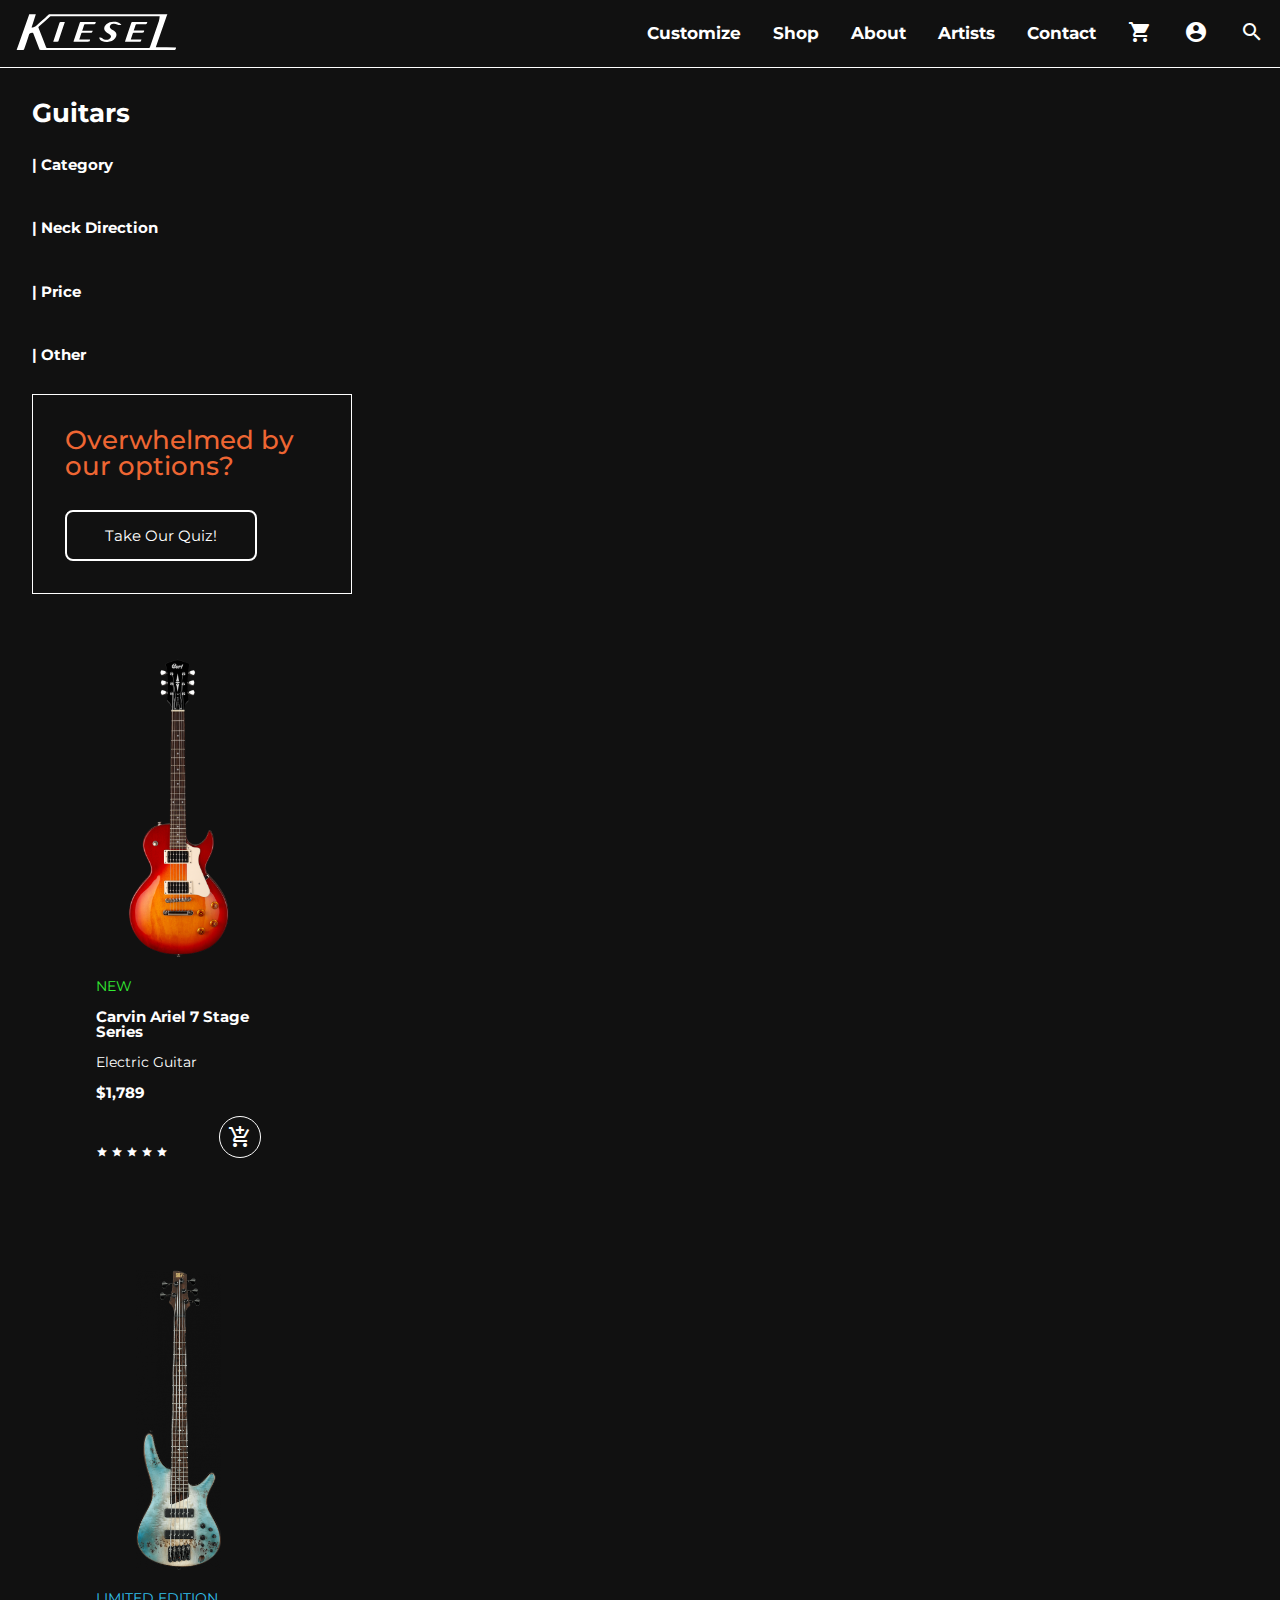
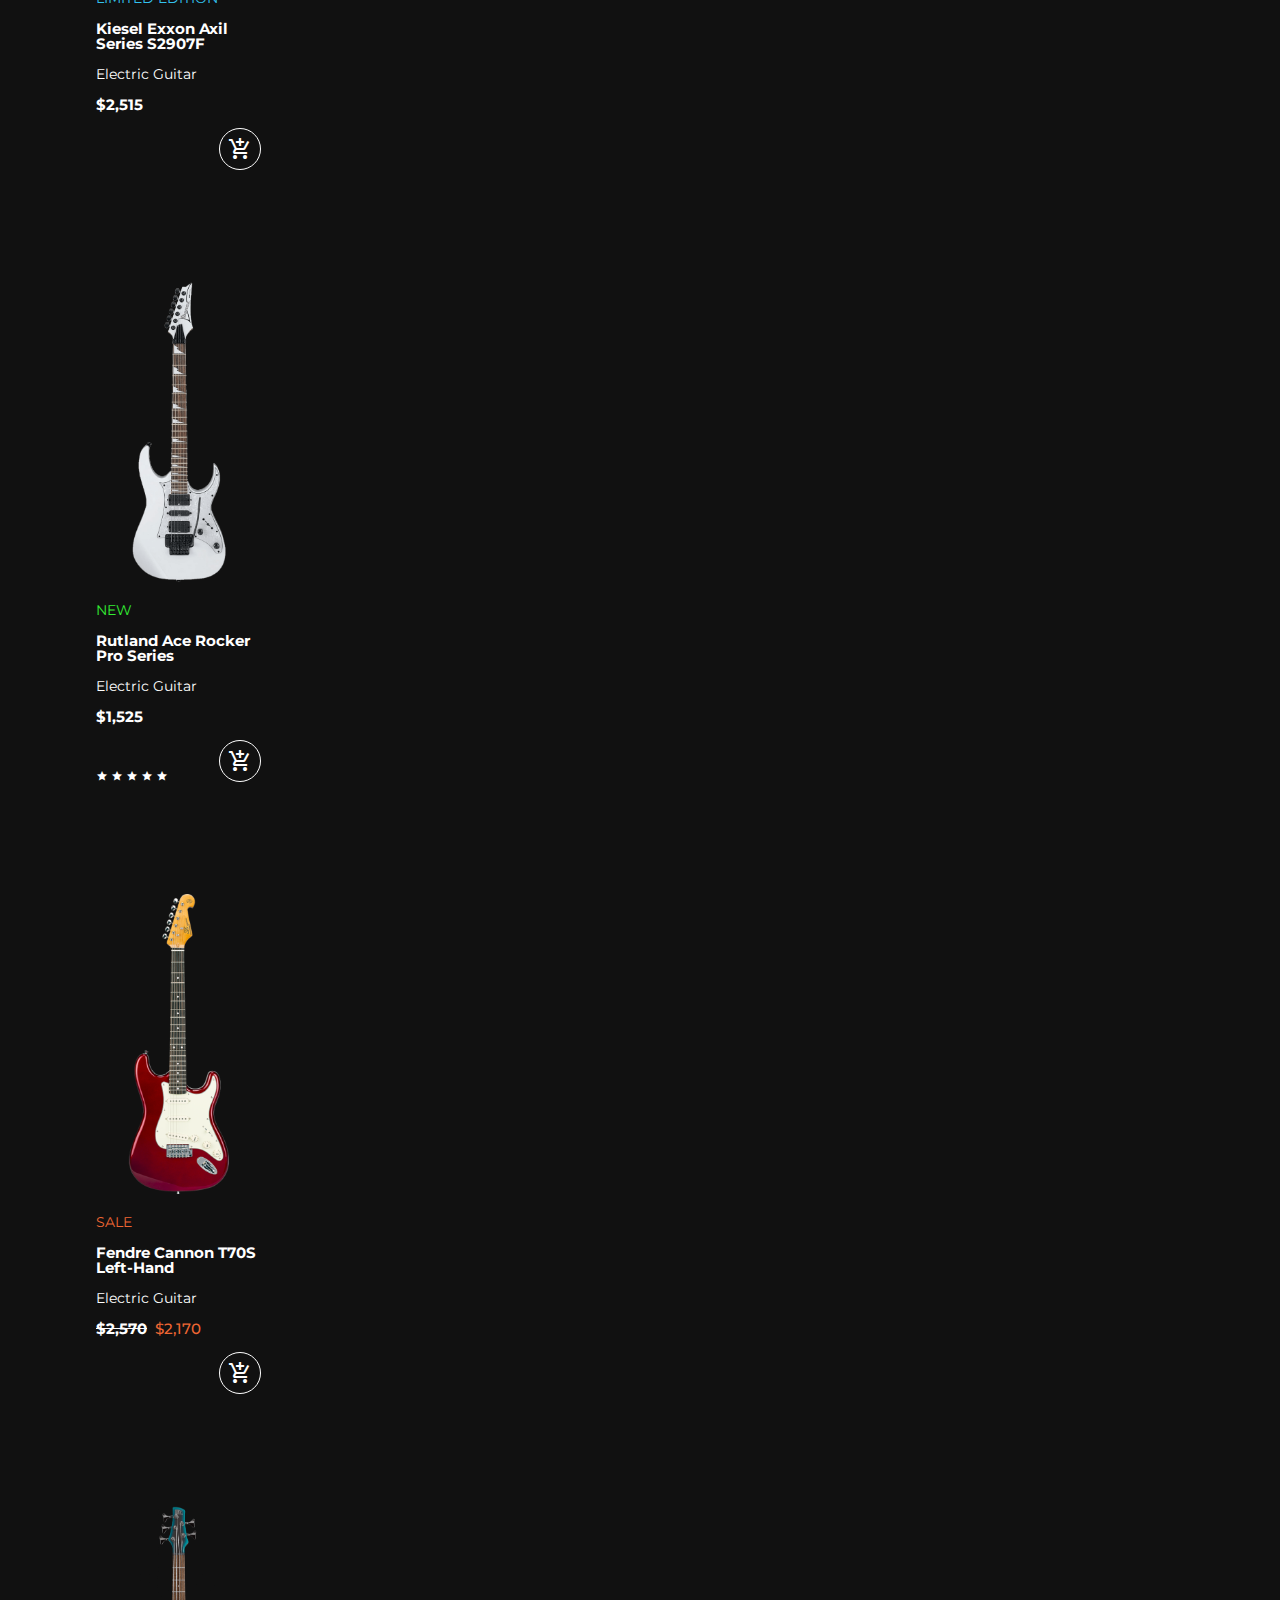
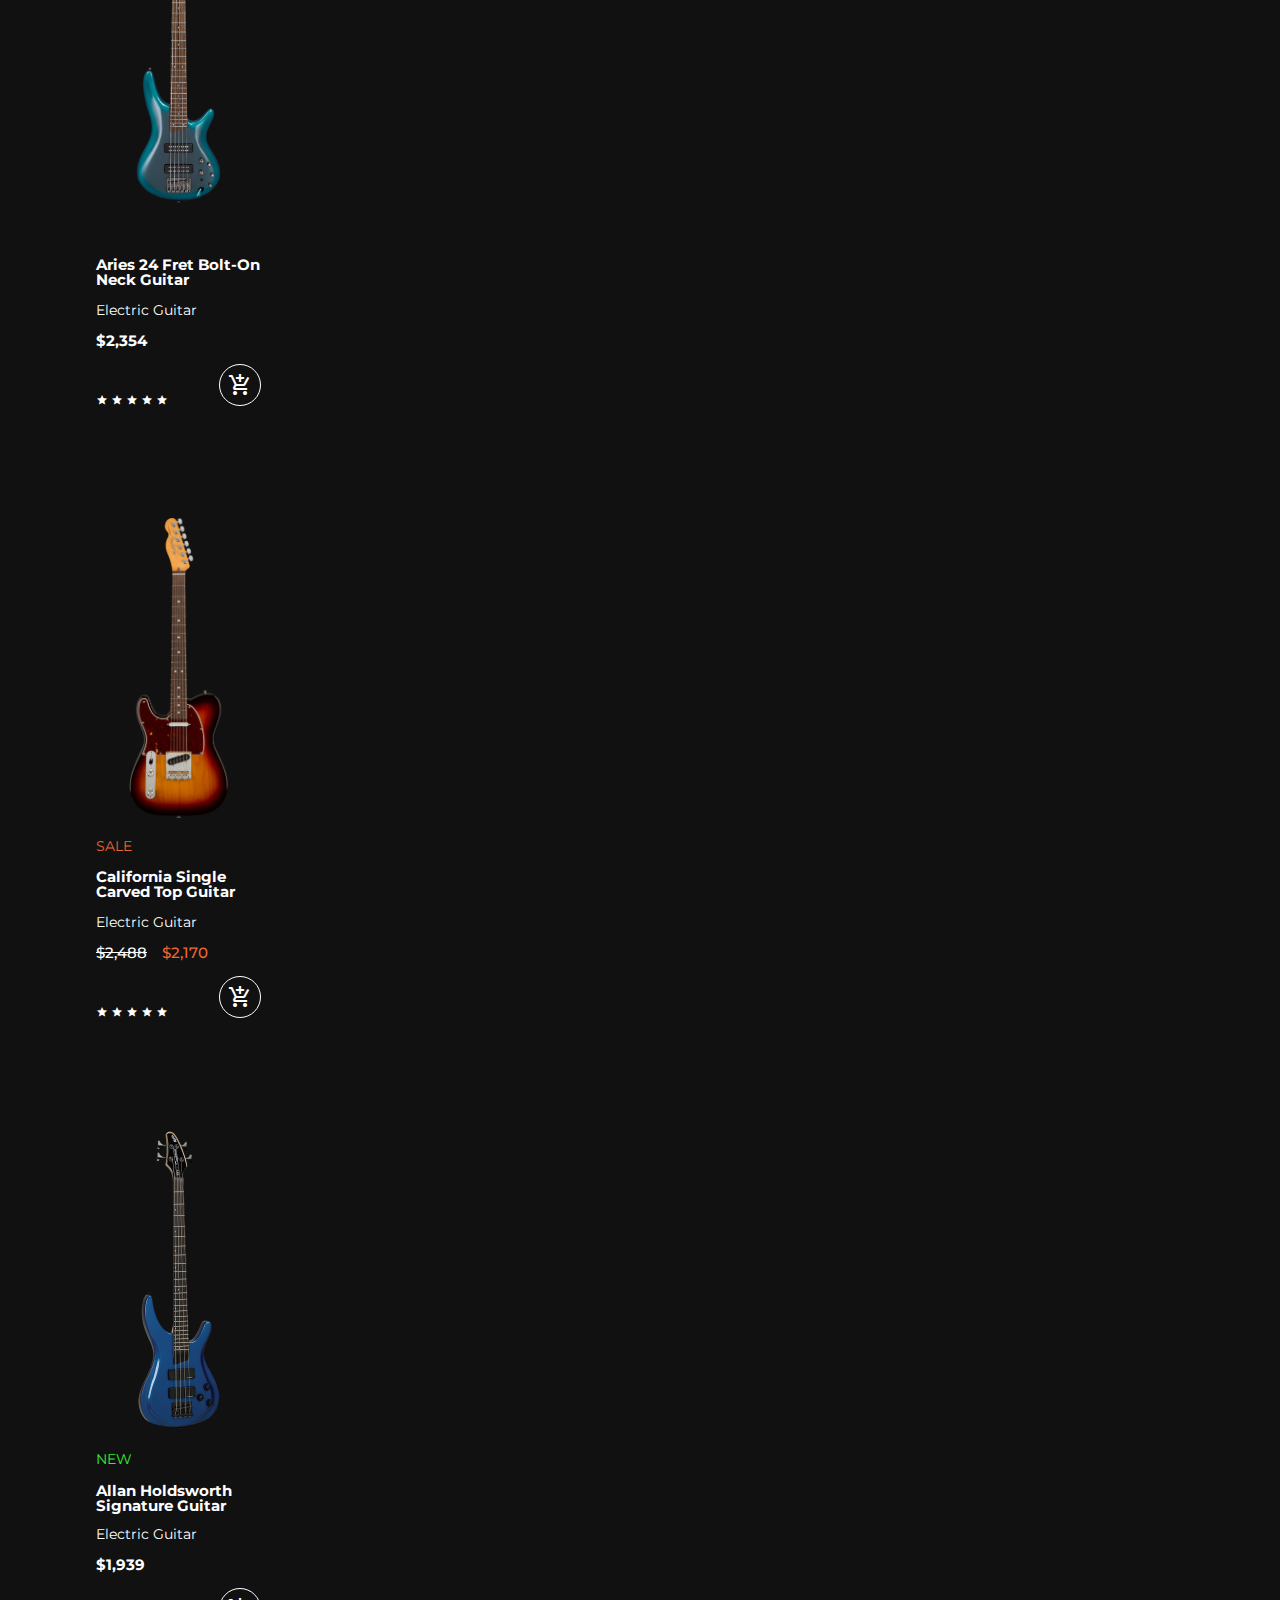
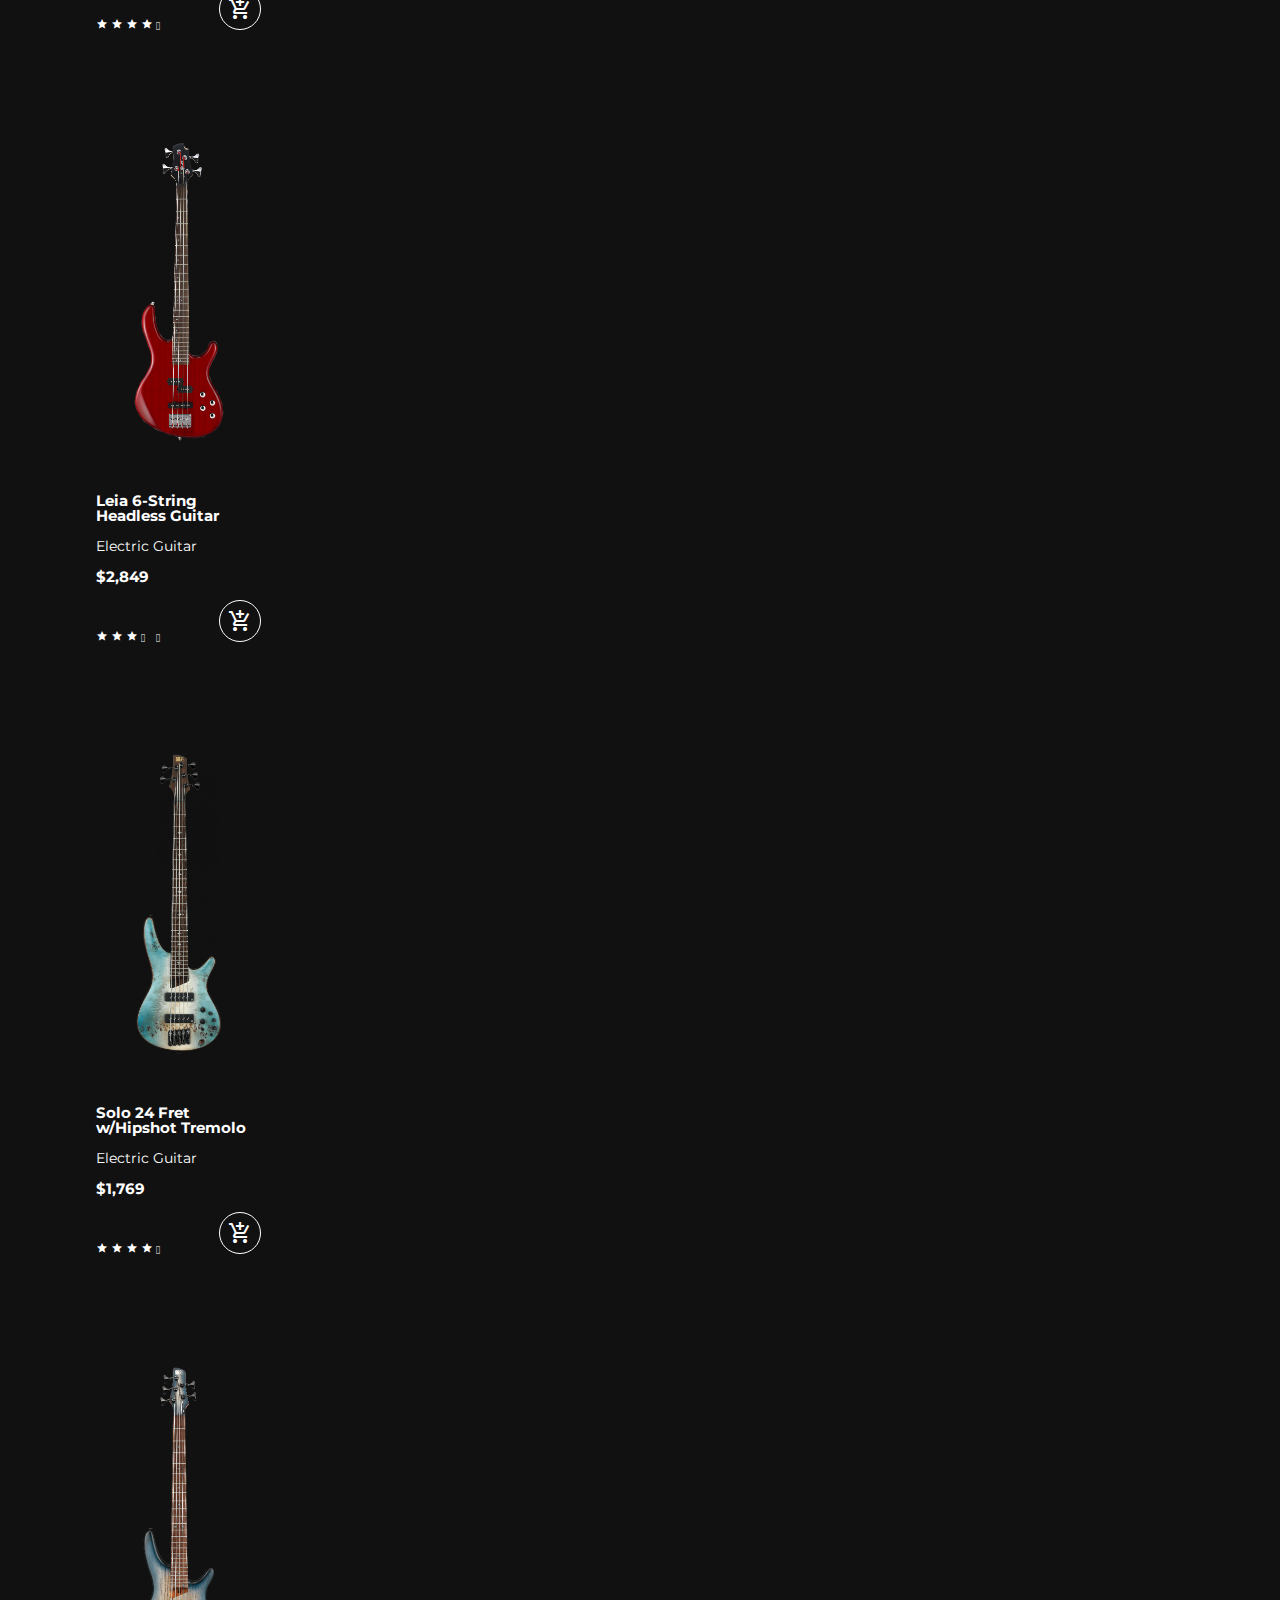
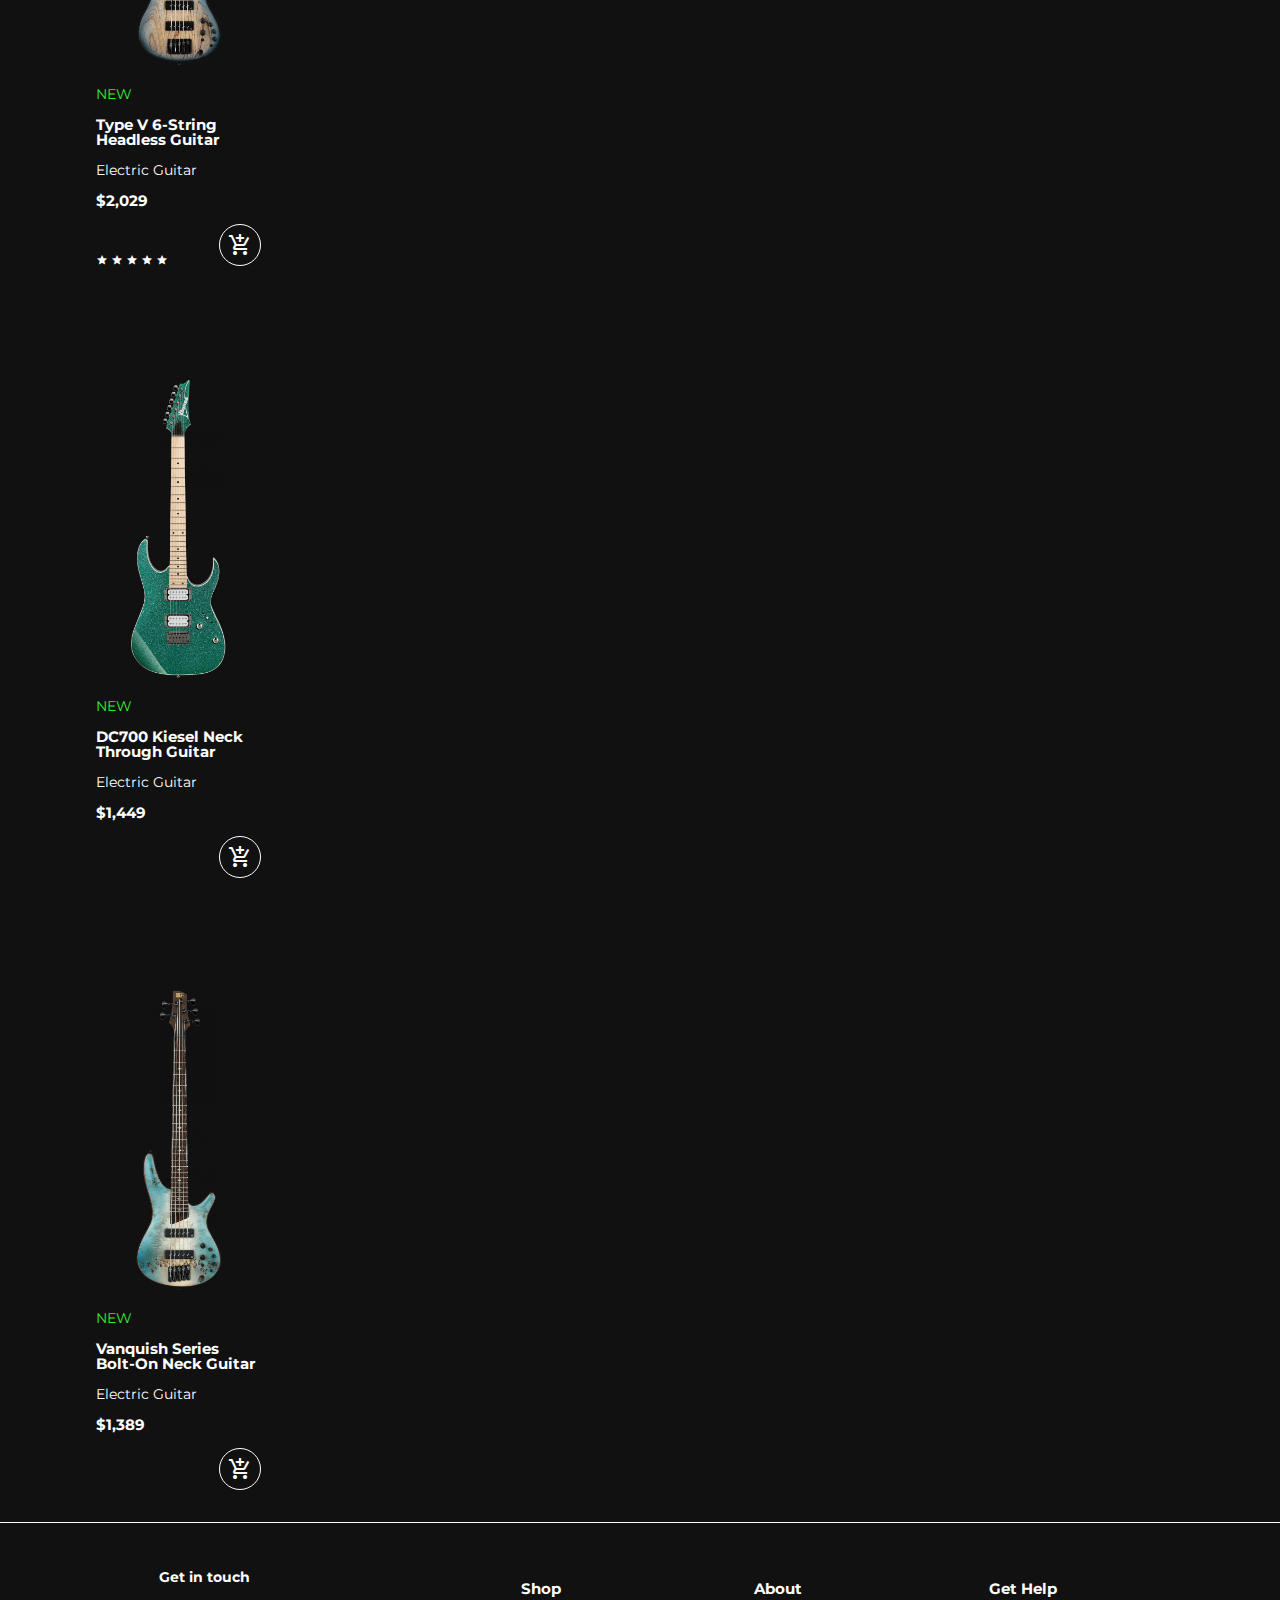
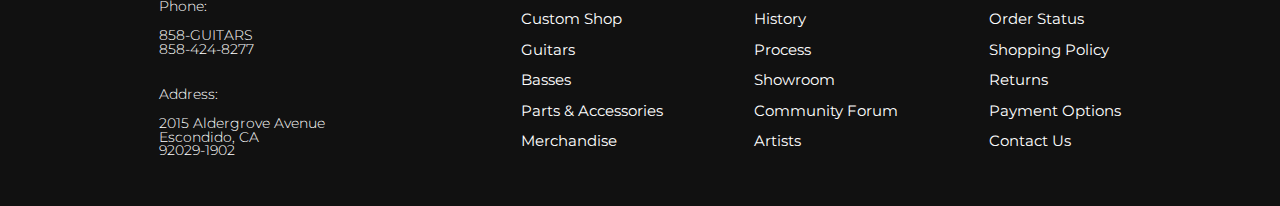
<file: guitars.html>
<!DOCTYPE html>
<html lang="en">
<head>
    <meta charset="UTF-8">
    <meta http-equiv="X-UA-Compatible" content="IE=edge">
    <meta name="viewport" content="width=device-width, initial-scale=1.0">
    <title>Kiesel Guitars</title>
    <link rel="stylesheet" href="reset.css">
    <link rel="stylesheet" href="layout.css">
    <link rel="stylesheet" href="styles.css">

    <link href="https://fonts.googleapis.com/icon?family=Material+Icons"
      rel="stylesheet">
    <link rel="stylesheet" href="https://cdnjs.cloudflare.com/ajax/libs/font-awesome/4.7.0/css/font-awesome.min.css">
    
</head>

<body>
    <nav class="topnav" id="myTopnav" >
        <div class = "heading">
            <a href="javascript:void(0);" class="icon" onclick="navFunction()">
                <i class="fa fa-bars"></i>
              </a>
            <a href="index.html"><img class = "logo" src="images\logo.svg", width=180px> </a>
        </div>
        
            <div class = nav-links>
                <a href="customize.html" ><div>Customize</div></a>   
                
                    <div onclick = "myFunction('nav1')"class = "dropdown-menu">Shop
                        <ul class = "dropdown-content">
                            
                                <div class = "dropdown-category">
                                    <a href="guitars.html" class=bold>Guitar</a>
                                    <a href=guitars.html>Electric Guitars</a>
                                    <a href="guitars.html">Electric Basses</a>
                                    <a href="guitars.html">Acoustic Guitars</a>
                                </div>
                                <div class = "dropdown-category">
                                    <a href="error.html" class = bold>Merch</a>
                                    <a href=error.html>Apparel</a>
                                    <a href="error.html">Homeware</a>
                                    <a href="error.html">Accessories</a>
                                    
                                </div>
                                <div class = "dropdown-category">
                                    <a href="error.html" class=bold>Accessories</a>
                                    <a href=error.html>Knobs</a>
                                    <a href="error.html">Cases</a>
                                    <a href="error.html">Fret Wrap</a>
                                
                                </div>
                        </ul>
                        
                        <div id = "nav1" class = "nav-mobile hide">
                            <a href="guitars.html">Guitars</a>
                            <a href="error.html">Accessories</a>
                            <a href="error.html">Merchandise</a>
                            
                        </div>
                        
                        
                    </div>
                
                <a href="error.html"><div>About</div></a>
                <a href="error.html"><div>Artists</div></a>
                <a href="error.html"><div>Contact</div></a>
            </div>
            
            <div class = "nav-icons">
                
            <a href="#" onclick="myFunction('shopping1')"><span class = "material-icons bar">shopping_cart</span></a>
            <a href="error.html" ><span class = "material-icons">account_circle</span></a>
            <a href="error.html" ><span class = "material-icons">search</span></a>
            </div>
            
            
    </nav>
    <div class = hide-cart id="shopping1">
        <div class="drawer stack">
          <h3 class="bold">Shopping Cart</h3>
          
                <img class = "productimage" src="images\rotates.png" alt="">
              
              <div class = "stack order-summary-container">
                <div class = "stack">
                    <div class = "cluster order-summary-content ">
                        <h4 class = "bold">Carvin Ariel 7 Stage Series</h4>
                        <h4 class = "bold">$2,515</h4>
        
                     </div>
                     <h5>Electric Guitar</h5>
                </div>
                
                <div class = "stack ">
                    <div class = "cluster order-summary-content">
                        <h4 class = "medium">Subtotal</h4>
                        <h4 class = "medium">$2,515</h4>
                    </div>
                    
                    <div class = "cluster order-summary-content">
                        <h5 class = "light">Sales Tax</h5>
                        <h5 class = "light">$125.75</h5>
                    </div>
                    
                </div>
                <div class = "cluster order-summary-content">
                    <h4 class = "medium">Order Total</h4>
                    <h4 class = "medium">$2439.25</h4>
                </div>
                </div>
            <div class = "stack confirm-button">
                <a href="checkoutpage.html"  class = "btn btn-primary bold">Checkout</a>
                <a href="error.html">
                    <img class = "paypal" src="images\paypal-buttons-au.png" alt="Checkout with Paypal">
               </a>
                
            </div>
        
            
          
        </div>
        
    </div>
     <section>
          <div class = "guitar-content stack">
              <div class = "guitar-page cluster" >
                
                <div class = "stack  sidebar">
                    <div class = "guitar-title">
                        <h3 class = "bold">Guitars</h3>
                    </div>
                    <div class="filter-container stack">
                        
                    
                    <div class = "filter-content">
                        <button onclick="myFunction('filter1')" class="filter-title">| Category</button>
                        <div id="filter1" class="filter-text hide-filter">
                            <label>
                                <input type="checkbox" checked="checked">
                                <span class="checkmark">Electric Guitar</span>
                            </label>
                            <label >
                                <input type="checkbox" checked="checked">
                                <span class="checkmark">Electric Bass</span>
                            </label>
                            <label>
                                <input type="checkbox" checked="checked">
                                <span class="checkmark">Acoustic Guitar</span>
                            </label>
                        </div>
                    </div>
                    <div class = "filter-content">
                        <button onclick="myFunction('filter2')" class="filter-title">| Neck Direction</button>
                        <div id="filter2" class="filter-text hide-filter">
                            <label>
                                <input type="checkbox" checked="checked">
                                <span class="checkmark">Left-Handed</span>
                            </label>
                            <label >
                                <input type="checkbox" checked="checked">
                                <span class="checkmark">Right-Handed</span>
                            </label>
                        </div>
                    </div>
                    <div class = "filter-content">
                        <button onclick="myFunction('filter3')" class="filter-title">| Price</button>
                        <div id="filter3" class="filter-text hide-filter">
                        
                        <div class="slidecontainer">
                            <input type="range" min="0" max="100" value="50" class="slider" id="myRange">
                            <p id="demo"></p>
                        </div>
                        </div>
                    </div>
                    <div class = "filter-content">
                        <button onclick="myFunction('filter4')" class="filter-title">| Other</button>
                        <div id="filter4" class="filter-text hide-filter">
                            <label>
                                <input type="checkbox" checked="checked">
                                <span class="checkmark">Limited Edition</span>
                            </label>
                            <label>
                                <input type="checkbox" checked="checked">
                                <span class="checkmark">On Sale</span>
                            </label>
                            <label> 
                                <input type="checkbox" checked="checked">
                                <span class="checkmark">New Arrival</span>
                            </label>
                        </div>
                    </div>
                    <div class = "stack quiz-container">
                    
                        <h3 class = "sale-new-price ">Overwhelmed by our options?</h3>
                        <a class = "btn btn-secondary " href=error.html>Take Our Quiz!</a>
                    
                    
                    </div>
                    </div>
                </div>
              
              
                
              
                
                <div class = "products not-sidebar cluster" >
                    <a href="productpage.html">
                        <div class = "single-product stack" >
                            <img class = "productlistingimage" src="images\CR100CRSmain.png">
                             <div class = "stack products-content">
                                <div>
                                    <h5 class = "green-accent">NEW</h5>
                                </div>
                                <div  class = "stack products-text">
                                    <h4 class = "bold">Carvin Ariel 7 Stage Series</h4>
                                    <h5>Electric Guitar</h5>
                                    <h4 class = "bold">$1,789</h4>
                                </div>
                                <div class = "shop-icons cluster ">
                                    <span class="material-icons" style= "font-size: 12px"> &#xe885 &#xe885 &#xe885 &#xe885 &#xe885</span>
                                    <span class="add-to-cart material-icons" > &#xe854</span>
                                    </div>
                            </div>
                        </div>
                    </a>
                    <a href="productpage.html">
                        <div class = "single-product stack" >
                            <img class = "productlistingimage" src="images\p_region_sr1605b_chf_1p_01_1.png">
                             <div class = "stack products-content">
                                <div>
                                    <h5 class = "blue-accent">LIMITED EDITION</h5>
                                </div>
                                <div class = "stack products-text">
                                    <h4 class = "bold">Kiesel Exxon Axil Series S2907F</h4>
                                    <h5>Electric Guitar</h5>
                                    <h4 class = "bold">$2,515</h4>
                                </div>
                                <div class = "shop-icons cluster end ">
                                
                                <span class="add-to-cart material-icons" > &#xe854</span>
                                </div>
                        
                            </div>
                        </div>
                    </a>
                    <a href="productpage.html">
                        <div class = "single-product stack" >
                            <img class = "productlistingimage" src="images\1000183-IBANEZ-RG350DXZ-WH-Electric-Guitar.png">
                             <div class = "stack products-content">
                                <div>
                                    <h5 class = "green-accent">NEW</h5>
                                </div>
                                <div class = "stack products-text">
                                    <h4 class = "bold">Rutland Ace Rocker Pro Series</h4>
                                    <h5>Electric Guitar</h5>
                                    <h4 class = "bold">$1,525</h4>
                                </div>
                                <div class = "shop-icons cluster ">
                                <span class="material-icons" style= "font-size: 12px"> &#xe885 &#xe885 &#xe885 &#xe885 &#xe885</span>
                                <span class="add-to-cart material-icons" > &#xe854</span>
                                </div>
                        
                            </div>
                        </div>
                    </a>
                    <a href="productpage.html">
                        <div class = "single-product stack" >
                            <img class = "productlistingimage" src="images\535f0e7fb7a52.png">
                             <div class = "stack products-content">
                                <div>
                                    <h5 class = "orange-accent">SALE</h5>
                                </div>
                                <div class = "stack products-text">
                                    <h4 class = "bold">Fendre Cannon T70S Left-Hand</h4>
                                    <h5>Electric Guitar</h5>
                                    <div class = "cluster tinygap">
                                        <h4 class = "bold strikethrough">$2,570</h4>
                                        <h4 class = "sale-new-price">$2,170</h4>
                                    </div>
                                    
                                </div>
                                <div class = "shop-icons cluster end ">
                                
                                <span class="add-to-cart material-icons" > &#xe854</span>
                                </div>
                        
                            </div>
                        </div>
                    </a>
                   <a href="productpage.html">
                        <div class = "single-product stack" >
                        <img class = "productlistingimage" src="images\2523.png">
                         <div class = "stack products-content">
                            
                            <div class = "stack products-text">
                                <h4 class = "bold">Aries 24 Fret Bolt-On Neck Guitar</h4>
                                <h5>Electric Guitar</h5>
                                <h4 class = "bold">$2,354</h4>
                            </div>
                            <div class = "shop-icons cluster ">
                            <span class="material-icons" style= "font-size: 12px"> &#xe885 &#xe885 &#xe885 &#xe885 &#xe885</span>
                            <span class="add-to-cart material-icons" > &#xe854</span>
                            </div>
                       
                        </div>
                        </div>
                   </a>
                    <a href="productpage.html">
                        <div class = "single-product stack" >
                        <img class = "productlistingimage" src="images\0113950700_fen_ins_frt_1_rl.png">
                        <div class = "stack products-content">
                        <div>
                            <h5 class = "orange-accent">SALE</h5>
                        </div>
                        <div class = "stack products-text">
                            <h4 class = "bold">California Single Carved Top Guitar</h4>
                            <h5>Electric Guitar</h5>
                            <div class = "cluster sale">
                                <h4 class = "sale-text">$2,488</h4>
                                <h4 class = "sale-new-price">$2,170</h4>
                            </div>
                            
                        </div>
                        <div class = "shop-icons cluster ">
                        <span class="material-icons" style= "font-size: 12px"> &#xe885 &#xe885 &#xe885 &#xe885 &#xe885</span>
                        <span class="add-to-cart material-icons" > &#xe854</span>
                        </div>
                        
                        
                        
                        </div>
                        </div>
                    </a>
                    <a href="productpage.html">
                        <div class = "single-product stack " >
                        <img class = "productlistingimage" src="images\image-asset.png">
                        <div class = "stack products-content">
                        <div>
                            <h5 class = "green-accent">NEW</h5>
                        </div>
                        <div class = "stack smallgap">
                            <h4 class = "bold">Allan Holdsworth Signature Guitar</h4>
                            <h5>Electric Guitar</h5>
                            <h4 class = "bold">$1,939</h4>
                        </div>
                        <div class = "shop-icons cluster ">
                        <span class="material-icons" style= "font-size: 12px"> &#xe885 &#xe885 &#xe885 &#xe885 &#xf06f</span>
                        <span class="add-to-cart material-icons" > &#xe854</span>
                        </div>
                        
                        </div>
                    </div>
                    </a>
                   
                   <a href="productpage.html">
                        <div class = "single-product stack " >
                        <img class = "productlistingimage" src="images\actionbassplustr_1.png">
                         <div class = "stack products-content">
                            
                            <div class = "stack products-text">
                                <h4 class = "bold">Leia 6-String Headless Guitar</h4>
                                <h5>Electric Guitar</h5>
                                <h4 class = "bold">$2,849</h4>
                            </div>
                            <div class = "shop-icons cluster ">
                            <span class="material-icons" style= "font-size: 12px"> &#xe885 &#xe885 &#xe885 &#xf06f &#xf06f</span>
                            <span class="add-to-cart material-icons" > &#xe854</span>
                            </div>
                        
                       
                        </div>
                        </div>
                   </a>
                    <a href="productpage.html">
                        <div class = "single-product stack " >
                             <img class = "productlistingimage" src="images\p_region_sr1605b_chf_1p_01_1.png">
                            <div class = "stack products-content">
                            
                            <div class = "stack products-text">
                                <h4 class = "bold">Solo 24 Fret w/Hipshot Tremolo</h4>
                                <h5>Electric Guitar</h5>
                                <h4 class = "bold">$1,769</h4>
                            </div>
                            <div class = "shop-icons cluster ">
                            <span class="material-icons" style= "font-size: 12px"> &#xe885 &#xe885 &#xe885 &#xe885 &#xf06f</span>
                            <span class="add-to-cart material-icons" > &#xe854</span>
                            </div>
                        
                         </div>
                        </div>
                    </a>
                    <a href = "productpage.html">
                        <div class = "single-product stack " >
                            <img class = "productlistingimage" src="images\p_region_SR605E_CTF_1P_01.png">
                            <div class = "stack products-content">
                                <div>
                                    <h5 class = "green-accent">NEW</h5>
                                </div>
                                <div class = "stack products-text">
                                    <h4 class = "bold">Type V 6-String Headless Guitar</h4>
                                    <h5>Electric Guitar</h5>
                                    <h4 class = "bold">$2,029</h4>
                                </div>
                                <div class = "shop-icons cluster ">
                                <span class="material-icons" style= "font-size: 12px"> &#xe885 &#xe885 &#xe885 &#xe885 &#xe885</span>
                                <span class="add-to-cart material-icons" > &#xe854</span>
                                </div>
                             </div>
                        </div>
                    </a>
                    <a href="productpage.html">
                        <div class = "single-product stack " >
                            <img class = "productlistingimage" src="images\p_region_rg421msp_tsp_1p_01_1.png">
                            <div class = "stack products-content">
                                <div>
                                    <h5 class = "green-accent">NEW</h5>
                                </div>
                                <div class = "stack products-text">
                                    <h4 class = "bold">DC700 Kiesel Neck Through Guitar</h4>
                                    <h5>Electric Guitar</h5>
                                    <h4 class = "bold">$1,449</h4>
                                </div>
                                <div class = "shop-icons cluster end ">
                                    
                                    <span class="add-to-cart material-icons" > &#xe854</span>
                                </div>
                            </div>
                        </div>
                    </a>
                    <a href="productpage.html">
                        <div class = "single-product stack " >
                            <img class = "productlistingimage" src="images\p_region_sr1605b_chf_1p_01_1.png">
                            <div class = "stack products-content">
                                <div><h5 class = "green-accent">NEW</h5></div>
                                <div class = "stack products-text">
                                    <h4 class = "bold">Vanquish Series Bolt-On Neck Guitar</h4>
                                    <h5>Electric Guitar</h5>
                                    <h4 class = "bold">$1,389</h4>
                                </div>
                                
                                <div class = "shop-icons cluster end">
                                    
                                    <span class="add-to-cart material-icons" > &#xe854</span>
                                </div>
                            </div>
                        </div>
                    </a>
                   
                    
                
                
              
                </div>
                </div>
            </div>
          <footer class = "footer-nav box">
            <div class="footer-nav-container container">
                <div class = "get-in-touch stack">
                    <h5 class  = "bold"> Get in touch</h5>
                    <div class = "contact-details cluster">
                        <div class = "stack">
                            <h5 class = "light">Phone:</h5>
                            <h5 class = "light">858-GUITARS<br>858-424-8277</h5>
                        </div>
                        <div class = "stack">
                            <h5 class = "light">Address:</h5>
                            <h5 class = "light">2015 Aldergrove Avenue<br>Escondido, CA<br>92029-1902</h5>
         
                    </div></div>
                    
                </div>
                <div class="footer-nav-categories container">
                <div class= "stack">
                    <a  class = "bold" href="#"> Shop </a>
                    <a href="customize.html"> Custom Shop </a>
                    <a href="guitars.html"> Guitars </a>
                    <a href="#"> Basses </a>
                    <a href="#"> Parts & Accessories </a>
                    <a href="#"> Merchandise </a>
                </div>
                <div class= "stack">
                    <a class ="bold" href="error.html"> About </a>
                    <a href="error.html"> History </a>
                    <a href="error.html"> Process </a>
                    <a href="error.html"> Showroom </a>
                    <a href="error.html"> Community Forum </a>
                    <a href="error.html"> Artists </a>
                </div>
         
                <div class= "stack">
                    <a class = "bold" href="error.html"> Get Help </a>
                    <a href="error.html"> Order Status </a>
                    <a href="error.html"> Shopping Policy </a>
                    <a href="error.html"> Returns </a>
                    <a href="error.html"> Payment Options </a>
                    <a href="error.html"> Contact Us </a>
                </div>
                </div>
                <div class = " stack footer-tnc"> 
                    <a class = "footeritem">Find Us At</a>
                    <div class = "cluster footer-social"><i class="fa fa-facebook-square" ></i>
                        <i class="fa fa-instagram"></i>
                        <i class="fa fa-twitter"></i></div>
                    
                    <div class="stack">
                    <a href="error.html" class = "tnc"> Terms of Use </a>
                    <a href="error.html" class = "tnc"> Privacy and Cookies Policy </a>
                    <a href="error.html" class = "tnc"> Terms of Sale </a>
                    <a href="error.html" class = "tnc"> Cookies Settings </a>
                    </div>
         
                    
                </div>
            </div>
         
        </footer>
     </section>
    <script src="script.js"></script>
</body>
</html>
</file>
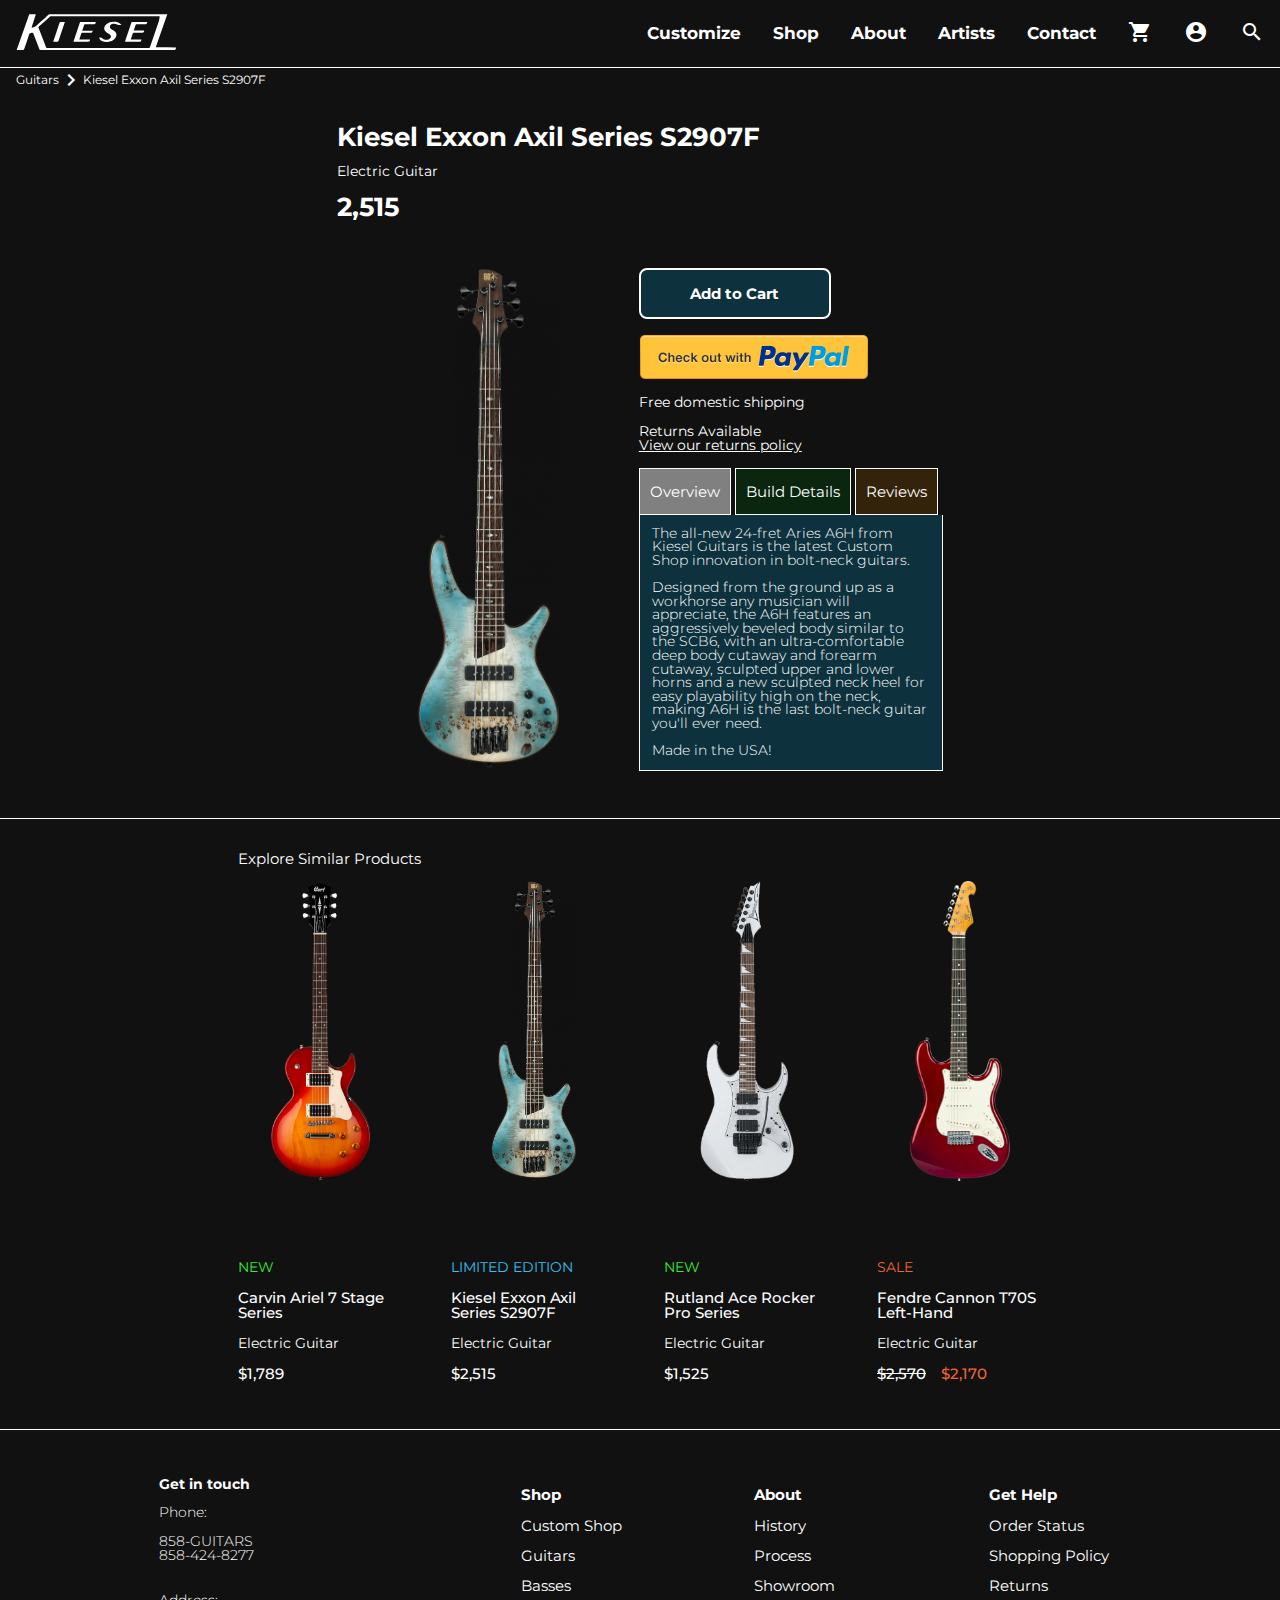
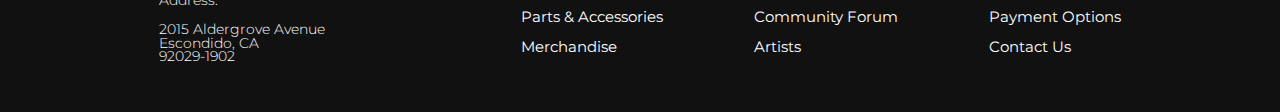
<file: productpage.html>
<!DOCTYPE html>
<html lang="en">
<head>
    <meta charset="UTF-8">
    <meta http-equiv="X-UA-Compatible" content="IE=edge">
    <meta name="viewport" content="width=device-width, initial-scale=1.0">
    <title>Document</title>
    <link rel="stylesheet" href="reset.css">
    <link rel="stylesheet" href="styles.css">
    <link rel="stylesheet" href="layout.css">

    <link href="https://fonts.googleapis.com/icon?family=Material+Icons"
    rel="stylesheet">
  <link rel="stylesheet" href="https://cdnjs.cloudflare.com/ajax/libs/font-awesome/4.7.0/css/font-awesome.min.css">

</head>
<body>
    <nav class="topnav" id="myTopnav" >
        <div class = "heading">
            <a href="javascript:void(0);" class="icon" onclick="navFunction()">
                <i class="fa fa-bars"></i>
              </a>
            <a href="index.html"><img class = "logo" src="images\logo.svg", width=180px> </a>
        </div>
        
            <div class = nav-links>
                <a href="customize.html" ><div>Customize</div></a>   
                
                    <div onclick = "myFunction('nav1')"class = "dropdown-menu">Shop
                        <ul class = "dropdown-content">
                            
                                <div class = "dropdown-category">
                                    <a href="guitars.html" class=bold>Guitar</a>
                                    <a href=guitars.html>Electric Guitars</a>
                                    <a href="guitars.html">Electric Basses</a>
                                    <a href="guitars.html">Acoustic Guitars</a>
                                </div>
                                <div class = "dropdown-category">
                                    <a href="error.html" class = bold>Merch</a>
                                    <a href=error.html>Apparel</a>
                                    <a href="error.html">Homeware</a>
                                    <a href="error.html">Accessories</a>
                                    
                                </div>
                                <div class = "dropdown-category">
                                    <a href="error.html" class=bold>Accessories</a>
                                    <a href=error.html>Knobs</a>
                                    <a href="error.html">Cases</a>
                                    <a href="error.html">Fret Wrap</a>
                                
                                </div>
                        </ul>
                        
                        <div id = "nav1" class = "nav-mobile hide">
                            <a href="guitars.html">Guitars</a>
                            <a href="error.html">Accessories</a>
                            <a href="error.html">Merchandise</a>
                            
                        </div>
                        
                        
                    </div>
                
                <a href="error.html"><div>About</div></a>
                <a href="error.html"><div>Artists</div></a>
                <a href="error.html"><div>Contact</div></a>
            </div>
            
            <div class = "nav-icons">
                
            <a href="#" onclick="myFunction('shopping1')"><span class = "material-icons bar">shopping_cart</span></a>
            <a href="error.html" ><span class = "material-icons">account_circle</span></a>
            <a href="error.html" ><span class = "material-icons">search</span></a>
            </div>
            
            
    </nav>
    <div class = hide-cart id="shopping1">
        <div class="drawer stack">
          <h3 class="bold">Shopping Cart</h3>
          
                <img class = "productimage" src="images\rotates.png" alt="">
              
              <div class = "stack order-summary-container">
                <div class = "stack">
                    <div class = "cluster order-summary-content ">
                        <h4 class = "bold">Kiesel Exxon Axil Series S2907F</h4>
                        <h4 class = "bold">$2,515</h4>
        
                     </div>
                     <h5>Electric Guitar</h5>
                </div>
                
                <div class = "stack ">
                    <div class = "cluster order-summary-content">
                        <h4 class = "medium">Subtotal</h4>
                        <h4 class = "medium">$2,515</h4>
                    </div>
                    
                    <div class = "cluster order-summary-content">
                        <h5 class = "light">Sales Tax</h5>
                        <h5 class = "light">$125.75</h5>
                    </div>
                    
                </div>
                <div class = "cluster order-summary-content">
                    <h4 class = "medium">Order Total</h4>
                    <h4 class = "medium">$2439.25</h4>
                </div>
                </div>
            <div class = "stack confirm-button">
                <a href="checkoutpage.html"  class = "btn btn-primary bold">Checkout</a>
                <a href="error.html">
                    <img class = "paypal" src="images\paypal-buttons-au.png" alt="Checkout with Paypal">
               </a>
                
            </div>
        
            
          
        </div>
        
    </div>
    <section class = "stack largegap">
        
        <div>
            <div class = "local-nav cluster">
                <a href="guitars.html">Guitars</a><span class = "material-icons">&#xe409</span>
                <a href="productpage.html">Kiesel Exxon Axil Series S2907F</a>
                
            </div>
            <div class = "product-container stack ">
                <div class = "product-title stack">
                    <h3 class="bold">Kiesel Exxon Axil Series S2907F</h3>
                    <h5>Electric Guitar</h5>
                    <h3 class="bold">2,515</h3>
                </div>
                <div class = "product-content cluster">
                    <img class = "item-image " src="images\p_region_sr1605b_chf_1p_01_1.png" alt="">
                    <div class="product-details stack">
                        
                        <div class = "product-buttons stack">
                            <h4 onclick="myFunction('shopping1')" class="btn btn-primary bold" >Add to Cart</h4>
                            
                           <a href="error.html">
                                <img class = "paypal" src="images\paypal-buttons-au.png" alt="Checkout with Paypal">
                           </a>
                            
                        </div>
                        <h5>Free domestic shipping</h5>
                        <div>
                            <h5>Returns Available</h5>
                            <a href="error.html">
                                <h5 class="underline">View our returns policy</h5>
                            </a>
                        </div>
                        <div class = "tab-container">
                            <input type="radio" name="tabs" id="tab1" checked />
                            <label for="tab1" class = "blue btnsquare">Overview</label>
                            <input type="radio" name="tabs" id="tab2" />
                            <label for="tab2" class = "green btnsquare">Build Details</label>
                            <input type="radio" name="tabs" id="tab3" />
                            <label for="tab3" class = "brown btnsquare">Reviews</label>
                            
                            <div class="tab content1 blue">
                                <p class = "padding">The all-new 24-fret Aries A6H from Kiesel Guitars is the 
                                    latest Custom Shop innovation in bolt-neck guitars.<br><br> 
                                    Designed from the ground up as a workhorse any musician 
                                    will appreciate, the A6H features an aggressively beveled
                                     body similar to the SCB6, with an ultra-comfortable deep 
                                     body cutaway and forearm cutaway, sculpted upper and lower 
                                     horns and a new sculpted neck heel for easy playability high 
                                     on the neck, making A6H is the last bolt-neck guitar you'll 
                                     ever need. <br><br>Made in the USA!</p></div>
                            <div class="tab content2 green">
                                
                                    <div class = "stack padding">
                                        <div class = "cluster ">
                                            <h5 class = "tech-title">construction</h5>
                                            <h5 class = "medium">24 fret bolt-on neck</h5>
                                        </div>
                                        <div class = "cluster ">
                                            <h5 class = "tech-title">scale length</h5>
                                            <h5 class = "medium">25.5"</h5>
                                        </div>
                                        <div class = "cluster ">
                                            <h5 class = "tech-title">fingerboard</h5>
                                            <h5 class = "medium">ebony with white pearl dot inlays,14" radius</h5>
                                        </div>
                                        <div class = "cluster ">
                                            <h5 class = "tech-title">bridge</h5>
                                            <h5 class = "medium">Hipshot™ hardtail, strings through body</h5>
                                        </div>
                                        <div class = "cluster ">
                                            <h5 class = "tech-title">tuners</h5>
                                            <h5 class = "medium">Kiesel Guitars locking tuners, 19:1 ratio</h5>
                                        </div>
                                        <div class = "cluster ">
                                            <h5 class = "tech-title">neck width</h5>
                                            <h5 class = "medium">1.68" wide @ nut, 2.22" wide @ 24th fret, .780" thick at 1st fret, .870" thick at 12th fret</h5>
                                        </div>
                                        <div class = "cluster ">
                                            <h5 class = "tech-title">dimensions</h5>
                                            <h5 class = "medium">38.25" long, 1.65" thick body, 12.5" wide body</h5>
                                        </div>
                                    </div>
                                    
                                </div>
                               
                            <div class="tab content3 brown stack">
                                <div class = "stack review">
                                    <span class="material-icons" style= "font-size: 12px"> &#xe885 &#xe885 &#xe885 &#xe885 &#xe885</span>
                                    <h5 class = "medium">"Solid Build. Would recommend!"</h5>
                                    <h5>- Jeremy, Massachusetts</h5>
                                </div>
                    
                                <div class = "stack review">
                                    <span class="material-icons" style= "font-size: 12px"> &#xe885 &#xe885 &#xe885 &#xe885 &#xe885</span>
                                    <h5 class = "medium">"I bought this for myself as a birthday present and it is by far the best thing I have received!"</h5>
                                    <h5>- David, Los Angeles</h5>
                                </div>
                            </div>
                            
                        </div>
                    </div>
                </div>
                
                
    
            </div>
    
        </div>
       <div class = "similar-products">
           <div class = "stack">
            <h4>Explore Similar Products</h4>
                <div class = "cluster products-container" >
                    
                    <a href="productpage.html">
                        <div class = "single-product stack" >
                            <img class = "productlistingimage" src="images\CR100CRSmain.png">
                             <div class = "stack products-content">
                                <div>
                                    <h5 class = "green-accent">NEW</h5>
                                </div>
                                <div  class = "stack products-text">
                                    <h4 class = "medium">Carvin Ariel 7 Stage Series</h4>
                                    <h5>Electric Guitar</h5>
                                    <h4 class = "medium">$1,789</h4>
                                </div>
                                
                            </div>
                        </div>
                    </a>
                    <a href="productpage.html">
                        <div class = "single-product stack" >
                            <img class = "productlistingimage" src="images\p_region_sr1605b_chf_1p_01_1.png">
                             <div class = "stack products-content">
                                <div>
                                    <h5 class = "blue-accent">LIMITED EDITION</h5>
                                </div>
                                <div class = "stack products-text">
                                    <h4 class = "medium">Kiesel Exxon Axil Series S2907F</h4>
                                    <h5>Electric Guitar</h5>
                                    <h4 class = "medium">$2,515</h4>
                                </div>
                                
                            </div>
                        </div>
                    </a>
                    <a href="productpage.html">
                        <div class = "single-product stack" >
                            <img class = "productlistingimage" src="images\1000183-IBANEZ-RG350DXZ-WH-Electric-Guitar.png">
                             <div class = "stack products-content">
                                <div>
                                    <h5 class = "green-accent">NEW</h5>
                                </div>
                                <div class = "stack products-text">
                                    <h4 class = "medium">Rutland Ace Rocker Pro Series</h4>
                                    <h5>Electric Guitar</h5>
                                    <h4 class = "medium">$1,525</h4>
                                </div>
                                
                        
                            </div>
                        </div>
                    </a>
                    <a href="productpage.html">
                        <div class = "single-product stack" >
                            <img class = "productlistingimage" src="images\535f0e7fb7a52.png">
                             <div class = "stack products-content">
                                <div>
                                    <h5 class = "orange-accent">SALE</h5>
                                </div>
                                <div class = "stack products-text">
                                    <h4 class = "medium">Fendre Cannon T70S Left-Hand</h4>
                                    <h5>Electric Guitar</h5>
                                    <div class = "cluster sale">
                                        <h4 class = "sale-text">$2,570</h4>
                                        <h4 class = "sale-new-price">$2,170</h4>
                                    </div>
                                    
                                </div>
                                
                        
                            </div>
                        </div>
                    </a>
                </div>
       </div>
       </div>
        
    
       <footer class = "footer-nav box">
        <div class="footer-nav-container container">
            <div class = "get-in-touch stack">
                <h5 class  = "bold"> Get in touch</h5>
                <div class = "contact-details cluster">
                    <div class = "stack">
                        <h5 class = "light">Phone:</h5>
                        <h5 class = "light">858-GUITARS<br>858-424-8277</h5>
                    </div>
                    <div class = "stack">
                        <h5 class = "light">Address:</h5>
                        <h5 class = "light">2015 Aldergrove Avenue<br>Escondido, CA<br>92029-1902</h5>
    
                </div></div>
                
            </div>
            <div class="footer-nav-categories container">
            <div class= "stack">
                <a  class = "bold" href="#"> Shop </a>
                <a href="customize.html"> Custom Shop </a>
                <a href="guitars.html"> Guitars </a>
                <a href="#"> Basses </a>
                <a href="#"> Parts & Accessories </a>
                <a href="#"> Merchandise </a>
            </div>
            <div class= "stack">
                <a class ="bold" href="error.html"> About </a>
                <a href="error.html"> History </a>
                <a href="error.html"> Process </a>
                <a href="error.html"> Showroom </a>
                <a href="error.html"> Community Forum </a>
                <a href="error.html"> Artists </a>
            </div>
    
            <div class= "stack">
                <a class = "bold" href="error.html"> Get Help </a>
                <a href="error.html"> Order Status </a>
                <a href="error.html"> Shopping Policy </a>
                <a href="error.html"> Returns </a>
                <a href="error.html"> Payment Options </a>
                <a href="error.html"> Contact Us </a>
            </div>
            </div>
            <div class = " stack footer-tnc"> 
                <a class = "footeritem">Find Us At</a>
                <div class = "cluster footer-social"><i class="fa fa-facebook-square" ></i>
                    <i class="fa fa-instagram"></i>
                    <i class="fa fa-twitter"></i></div>
                
                <div class="stack">
                <a href="error.html" class = "tnc"> Terms of Use </a>
                <a href="error.html" class = "tnc"> Privacy and Cookies Policy </a>
                <a href="error.html" class = "tnc"> Terms of Sale </a>
                <a href="error.html" class = "tnc"> Cookies Settings </a>
                </div>
    
                
            </div>
        </div>
    
    </footer>
        <script src="script.js"></script> 
    </section>
</body>
</html>
</file>
<file: layout.css>
.cluster{
  display: flex;
  flex-direction: row;  
}
.stack{
  display: flex;
  flex-direction: column;
  flex-wrap:nowrap;
  gap: 1em;
}
.logo{
  margin-right: 25rem;
} 

.banner{
  align-items: center;
  justify-content: center;
  position:relative;
}

.banner-container{
  margin-left: auto;
  margin-right:auto;
  position:absolute;
  top:10rem;
  justify-content:center;
}
.banner-text{
  text-align: center;
  width:60%;
  line-height: 6rem;
  margin-right:auto;
  margin-left:auto;
    
}
.banner-cta{
  gap:35vw;
  position:absolute;
  top:25rem;
  justify-content: space-between;
  margin-right: auto;
  margin-left: auto;
  align-items:center;
}

.cta-right{
  text-align: right;
}

.nav-navigation{
  justify-content: space-between;
  align-items: center;
  flex-wrap: wrap;
  padding:1rem 1.5rem;
    
}
.nav-links{
  align-items:center;
}

.main-content{
  gap:6rem;
  
}
.featured-products-container{
  flex-wrap: wrap;
  justify-content: center;
  align-items: flex-end ;
  /* flex-flow: column wrap; */
  gap:5rem;
  align-content: stretch;
}
.featured-products{
    
  align-items: center;
  height: 550px;
  justify-content: space-between;
}
.featured-text{
  width:200px;
}

.shop-categories-container{
  flex-wrap: wrap;
  justify-content: center;
  align-items: center;
  margin-left: auto;
  margin-right: auto;
  
    
}

.guitarsandbasses:hover .arrow, .accessories:hover .arrow, .merchandise:hover .arrow{
  max-width:350px;
  transition: 0.2s ease-in-out;
}


.shop-categories-content{
    position:absolute;
    margin-top: 2rem;
    flex-wrap: wrap;

}
.shop-categories-box{
    justify-content: center;
    min-width: 400px;
    
    

}

.brand-categories-container{
    flex-wrap: wrap;
    position: relative;
    align-items: center;
    justify-content: center;
    
}
.brand-categories-box{
    align-items: center;
    justify-content: center;
    
 
}
.brand-categories-text{
    align-items: center;
    justify-content: center;
    position: absolute;
    width:40px;
    font-weight: 700;
    text-align: center;

}
.brandimage:hover{
  opacity: 0.8;
  transition: 0.2s ease-in-out;
}
.newsletter-layout{
    justify-content: center;
    align-items: center;
    padding:2rem;
}
.newsletter-bg{
    justify-content: center;
    align-items: center;
}
.newsletter-text{
    align-items: center;
    justify-content: center;
    padding:2rem;
    text-align: center;
    gap:2rem;
    position:absolute
}
.container{
    display: flex;
    flex-direction: row;
    flex-wrap: nowrap;
}

.box{
  display:flex;
  flex-direction:column;
  flex-wrap:wrap;
}
.return-to-home{
  flex-wrap:wrap;
  align-items: center;
}
.product-container{
  flex-wrap:wrap;
  justify-content: center;
  margin-top:2rem;
  gap:3rem;
  padding:0 2rem 2rem 2rem;
  align-content:center;
}

.tech-title{
  min-width:100px;
}
.review{
  padding:2rem;
}

.similar-products{
  display: flex;
  flex-direction: row;
  padding:2rem;
  border-top: 1px solid white;
  flex-wrap: wrap;
  justify-content: center;
}

.products-container{
  flex-wrap:wrap;
  gap:3rem;
  justify-content: center;
}

.products-content{
  gap:1rem;
  width: 165px;
}

.products-text{
  gap:1rem;
}
.single-product{
  height:500px;
  justify-content: space-between;
}
.single-product:hover{
  opacity:80%;
}
.sale{
  gap:1em;
}
.sale-text{
  font-weight: 500;
  text-decoration: line-through;
}
.sale-new-price{
  font-weight:500;
  color: var(--colour-accent-orange);
}

.guitar-page{
  flex-wrap:wrap;  
  justify-content: center;
  gap:4rem;
}
.guitar-content{
  align-items: flex-start;
  margin-top:2rem;
}

.filter{
  gap:2rem;
}
.nav-mobile.hide{
  position:absolute;
  opacity: 0;
  top:-100%
}
.hide{
  opacity: 0;
  position:relative;
}
.hide-cart{
  opacity: 0;
  position:relative;
  transform: translateX(1000px);
  height:0;
}
.hide-filter{
  display: none;
}
.show{
  opacity:1;
	display:flex;
  flex-direction: column;
  transition: ease-in-out;
  transform: translateX(0);
  z-index: 2;
}

.filter-title{
	border:none;
	display:inline-block;
	padding:1rem 0;
	vertical-align:middle;
	overflow:hidden;
	text-decoration:none;
	color:inherit;
	background-color:inherit;
	text-align:center;
	cursor:pointer;
	white-space:nowrap;
	width:10rem;
	text-align: left;
}
.filter-container{
	display: flex;
	flex-direction: column;
	gap: 1rem;
}

.custom-warning{
  display:none;
}

button{
	padding:0;
	text-align: left;
}
.quiz-container{
    gap:2rem;
    border: 1px white solid;
    padding:2rem;
}
.products{
    flex-wrap:wrap;
    margin-bottom:2rem;
    gap:7rem;

}
.shop-icons{
    width:165px;
    justify-content: space-between;
    align-items: flex-end;
}

.header{
    justify-content: space-between;
    flex-wrap:wrap;
    padding:1rem;
    align-items: center;
}
.checkout-container{
    flex-wrap:wrap-reverse;
    gap: 4rem;
    justify-content: center;
}

.cc-details{
    gap:1rem;
    align-items:flex-end;
}
.billing-address{
    margin-top:2rem;
    align-items:center;
    gap:1rem;
}
.order-summary{
    width:30vw;
    gap:3rem;
}
.order-summary-content{
    flex-wrap: nowrap;
    justify-content: space-between;
}
.order-summary-container{
    gap:2rem;
}
.confirm-button{
  display: flex;
  flex-direction: row;
  flex-wrap: wrap;
  justify-content: flex-end;
  align-items: flex-end;
}
.stateNpostcode{
  gap:1rem;
}

.header a.icon{display: none;}

.center{
  margin-left: auto;
  margin-right: auto;
}



.email-form{
  display: flex;
  justify-content: center;
  flex-direction: row;
  flex-wrap: wrap;
  gap:1rem;
}



.footer-nav{
  justify-content: space-between;
  align-items: center;
  gap:3rem;
  flex-wrap: wrap;
}

.footer-nav-container{
  gap:7rem 7rem;
}

.contact-details{
  flex-wrap: wrap;
  gap: 2rem;
  justify-content: space-between;
  width:250px;
}
.footer-nav-categories{
  width:600px;
  align-items: center;
  justify-content: space-between;
}
.footer-tnc{
  width:250px;
}
.footer-social{
  flex-wrap:wrap;
  gap:1rem;
}
.footernav{
  background-color: #111111;
  display: flex;
  justify-content: space-evenly;
  padding: 50px;
}

.footermiddle{
  display: flex;
  flex-grow: 0.1;
  width: 300px;
  justify-content: space-between;
}
.getintouch{
  display: grid;
  border-collapse: collapse;
  border-spacing: 0;
}
.sidebar-container{
  display: flex;
  flex-direction: row;
  flex-wrap: wrap;
    
}
.sidebar{
  flex-basis: 20rem;
  flex-grow: 0;
}
.not-sidebar{
  flex-basis: 0;
  flex-basis: 999;
  min-width: 50%;
}


ul {
	list-style: none;
  margin: 0;
  padding: 0;
  text-indent: 0;
  padding-inline-start: 0;
}

.topnav {
  display:flex;
  flex-direction: row;
  justify-content: space-between;
  align-items: center;
  width:100%;
}
  
.topnav a {
  float: left;
  display: block;
  text-align: center;
  padding: 14px 16px;
  text-decoration: none;
}
  
.topnav .icon {
  display: none;  
}

.heading{
  display: flex;
  flex-direction: row;
  align-items: center;
  margin-right:auto;
}
.nav-links, .nav-icons{
  display: flex;
  flex-direction: row;
  z-index:1;
}

.dropdown-menu{
  float: left;
  display: block;
  text-align: center;
  padding: 14px 16px;
  text-decoration: none;
  gap:1em;
}
  
  

.order-message{
  justify-content: center;
    
}
.order-container{
  width:450px;
  gap:3rem;
}
.order-page{
  width: 50vw;
  margin-top:1rem;
}
.dropdown-content {
  display: none;
  position: absolute;
  background-color: var(--colour-secondary);
  width: 27rem;
  height: 15rem;
  padding:1rem 1rem;
  right: 6rem;
  z-index: 3;
}
  
.dropdown-content a {
  text-decoration: none;
  display: flex;
  flex-direction: column;
}
  
.dropdown-content ul li:hover {
  font-weight:500;
}

.nav-links .dropdown-menu:hover .dropdown-content {
  display: flex;
  flex-direction: column;
  flex-wrap: wrap;
}

.dropdown-category{
  display:flex;
  flex-direction: column;
  align-items: flex-start;
  gap:0;
  font-size: var(--text-base-size);
}

.drawer{
  z-index: 1;
  width:450px;
  margin-left: auto;
  height: calc(100vh - 77px);
  background-color: var(--colour-secondary);
  padding:2rem;
  position:absolute;
  right:0;
  border-left-style:solid;
  border-left-color: white;
  border-left-width: 1px;
  border-bottom-style:solid;
  border-bottom-color: white;
  border-bottom-width: 1px;
}


.local-nav{
  align-items: center;
}
.customize-container{
  justify-content: space-between;
  padding: 2.5rem 0rem;
}
.customize-menu{
  gap:0;
}
.sidebar2{
  flex-grow:0;
  gap:0;
  justify-content: center;
}

.not-sidebar2{
  margin-left:25vw;
}

.option{
  justify-content: center;
  align-items: center;
  gap:3rem;
  

}
.circle{
  padding: 1rem;
  border-radius: 47px;
  border: solid 1px white;
  width: 60px;
  height: 60px;
  align-items: center;
  display: flex;
  justify-content: center;
}

.circle:hover{
  background-color: grey;
  transition: 0.2s ease-in-out;
}

.option-menu{
  gap:3rem;
}

.option-container{
  margin-top:1rem;
  gap:2rem;
  align-items: center;
}

.newsletter-container{
  align-items: center;
  justify-content: center;
}

.error{
  justify-content: center;
  width: 40vw;
  margin-left: auto;
  margin-right: auto;
  padding:10rem 5rem;
}

@media screen and (max-width: 1300px) {
    
  body .shop-categories-container{
    display: flex;
    flex-direction: column;
    flex-wrap: nowrap;
    justify-content: center;
    align-items: center;
    margin-left: auto;
    margin-right: auto;
    width: 70vw;
      
  }
  body .svg-box{
    height:150px;
    width:100vw
  }
  .drawer .order-summary-container .svg-box{
    width:400px;
  }
  body .image{
    display: none;
  }
  body .shop-categories-content{
    position:absolute;
    flex-wrap: wrap;
  
  }
  body .brand-categories-container{
    display: flex;
    flex-direction: column;
    flex-wrap: wrap;
    position: relative;
    align-items: center;
    justify-content: center;
    gap:3rem;
      
  }
  body .brandimage{
    width: 70vw;
    object-fit: contain;
  }
  body .featured-products-container{
    display:flex;
    flex-direction: column;
    flex-wrap: wrap;
    justify-content: center;
    align-items: center;
    gap:3rem;
    align-content: stretch;
  }
  body .newsletter-bg{
      font-size: calc(var(--text-xxl*80vw))
  }

  body.footer-nav-container{
      display: flex;
      flex-direction: column;
  }

  body .footer-tnc{
      display:none;
  }
  
  body .logo{
      margin-right:1rem;
  }    
  body .footer-nav-categories{
    gap: 2rem;
    
}
}
@media screen and (max-width: 1000px) {
  body .footer-nav-container{
      display: flex;
      flex-direction: row;
      gap:0rem;
      padding: 2rem;
  }
  body .footer-nav-categories{
      display: flex;
      flex-direction: row;
      align-items: flex-start;
      gap: 1rem;
      
  }
  body .footermiddle{
    gap:1rem;
  }

  body .contact-details{
      width:150px;
  }
  body .shop-categories-content img{
      width: 45vw;
  }
  body .shop-categories-content h3{
      font-size: 1.4rem;
  }
  

  body .quiz-container{
      display: none;
  }

  body .guitar-page{
      display: flex;
      flex-direction: row;
      gap: 2rem;
      padding: 0 0.5rem;
  }

  body .filter-container{
      display: flex;
      flex-direction: row;
      flex-wrap:wrap;
      gap:2vw;
      align-items:flex-start;
      
  }

  /* .filter-content{
    display: flex;
    flex-direction: column;
    justify-content: center;
  } */

  body .sidebar{
    flex-basis:100%;
  }
  body .products{
      justify-content: center;
  }
  body .not-sidebar{
      flex-basis: auto;
  }
  body .product-content{
      display: flex;
      flex-direction: column;
      flex-wrap: wrap;  
      gap:2rem;      
  
  }
  body .productimage{
      max-height: 400px;
      display: block;
      
      object-fit:contain;
      min-height: 200px;
  }
  body .product-details{
      align-items: center;
  }
  
  .header a.icon{display: block;}  
  
  .checkout-container.responsive .order-summary{
    display:flex;
    flex-direction: column;
    width:80vw;

  } 
  .checkout-container .order-summary{display: none;}
  .product-buttons{
    align-items: center;
  }
  body .custom-warning{
    display: flex;
    margin-left:auto;
    margin-right:auto;
    align-items:center;
    justify-content: center;
    position:absolute;
    z-index: 1;
  }
  body .not-sidebar2{
    margin-left: 0;
  }
  .confirm-button.custom{
    display: none;
  }
}

@media screen and (max-width: 950px) {
    
	
    
	.topnav a.icon {
	  float: right;
	  display: block;
	}
  .topnav .nav-links,.nav-icons a:nth-child(2),.dropdown-menu, .dropdown-menu.mobile-nav-shop{display: none;}
    
    .topnav .responsive .nav-links  {
      position: relative;}
    .topnav.responsive .nav-links .icon {
      position: relative;
      left:0;
    }
    .topnav.responsive .nav-links,
    .topnav.responsive .dropdown-menu,
    .topnav.responsive .nav-icons{
      display: flex;
      flex-direction: column;
      align-items: center;
    }
    .topnav.responsive{
      display:flex;
      flex-direction: column;
    }
      .topnav{
          display:flex;
        flex-direction: row;
      }
      body .logo{
          margin-right: 0rem;
      }
      .nav-links{
        display: flex;
        flex-direction: column;
        align-items:center;
      }
      
      nav .nav-links .dropdown-menu:hover .dropdown-content {
        display: none;
        
    }
    .nav-mobile.hide.show{
      position:relative;
      height: auto;
      opacity: 1;
      font-weight: 300;
    }
    

   body .item-image{
      max-height:350px;
    }
   
  }
  
 
  @media only screen and (max-width: 768px) {
    body .newsletter-rect{
      width:80vw;
  }

  .newsletter-text{
    width:60vw;
    gap:1rem;
  }

  body .newsletter-subheading{
    width:60vw;
  }
  .banner-text{
    font-size: var(--text-xl);
  }
  .banner-cta{
    font-size: var(--text-base-size)
  }
  
  .banner-container{
    gap: 1em;
    position: absolute;
    top: 10rem;
    justify-content: center;
  }

  body{
    gap:0rem;
  }

  .banner-cta{
    display: flex;
    flex-direction:column;
    gap: 2rem;
  }
  .banner-text{
    line-height:4rem;
  }
  
  .main-content{
    gap:1rem;
  }
  body .footer-nav-categories a:not(:first-child){
    display:none;

}
body .footer-nav-categories{
  display: flex;
  flex-direction: column;
  align-items: flex-start;
  gap: 1rem;
  
}
.drawer{
  width:100%;
  height:70vh;
  position:relative;
}
.order-page{
  width: auto;
  padding:2rem;
}
.order-container{
  width: auto;
}
.order-summary{
  width:auto;
}
}
</file>
<file: styles.css>
@import url('https://fonts.googleapis.com/css2?family=Montserrat:wght@300;400;500;700&display=swap');

:root{
    --font-primary: 'Montserrat', sans-serif;
    --text-base-size: 0.95rem;

    --colour-primary: white;
    --colour-secondary: #111111;
    --colour-accent-orange: #ee6633;
    --colour-accent-blue:#33c1ee;
    --colour-accent-green:#33ee33;
    --colour-background-brown:#33230b;
    --colour-background-green:#0a260f;
    --colour-background-blue:#0d323d;

    --text-scale-ratio: 1.3;
    --text-xxl: 5rem;
    --text-xl: 3rem;
    --text-lg: 2rem;
    --text-md: 1.6rem;
    --text-sm: 0.85rem;
    --text-xsm: 0.75rem;

    
}

html {
    box-sizing: border-box;
  }
  *, *:before, *:after {
    box-sizing: inherit;
  }

body{
    font-size: var(--text-base-size);
    font-family: var(--font-primary);
    color: var(--colour-primary);
    background-color: var(--colour-secondary);

}

.topnav{
    font-size: 17px;
    background-color: var(--colour-secondary);
    font-weight: 700;
    border-bottom-style: solid;
    border-color: var(--colour-primary);
    border-width: 1px;
    
    
}

.footer-nav{
    border-top-style: solid;
    border-color: var(--colour-primary);
    border-width: 1px;
    padding:3rem;
}
h1{
    font-size: var(--text-xxl);
    
    letter-spacing: .3rem;
    font-weight: 400;
}
    

.banner-image{
    width:90%;
    min-width: 350px;
    margin:0 auto;
}
h2{
        font-size: var(--text-xl);
        
        font-weight: 400;
}
h3{
        font-size: var(--text-md);
        font-weight: 400;
}
h4{
        font-size: var(--text-base-size);
        font-weight: 400;
    
}
h5{
        font-size: var(--text-sm);
        font-weight: 400;
}

 

a{
    text-decoration: none;
    color: inherit;
}
b{
    font-size: var(--text-sm);
    font-weight: 300;
}
p{
    font-size: var(--text-sm);
    font-weight: 300;
}
button{
    
    font: var(--font-primary);
    font-size: var(--text-base-size);
    font-weight: 700;
}

/*SPECIFIC STYLES ADJUSTMENTS*/
.green-accent{
    color: var(--colour-accent-green);
}
.blue-accent{
    color: var(--colour-accent-blue);
}
.orange-accent{
    color:var(--colour-accent-orange);
}
.black{
    color:var(--colour-secondary)
}
.white{
    color: var(--colour-primary);
}
.blue{
    background: var(--colour-background-blue);
}
.green{
    background: var(--colour-background-green);
}
.brown{
    background: var(--colour-background-brown);
}
.underline{
    text-decoration: underline;
}
.bold{
    font-weight: 700;
}
.medium{
    font-weight:500;
}
.light{
    font-weight: 300;
}

.logo, .warning-logo{
    width: 10rem;
}

.righttext{
    text-align: right;
}


.btn{
    padding: 1rem;
    border-radius: 8px;
    text-align: center;
    text-decoration: none;
    
}
.btnsquare{
    text-align: center;
    text-decoration: none;
    
}
.btnsquare:hover{
    opacity: 0.7;
    transition: 0.2s ease-in-out;
}
.btn-primary{
    background-color: var(--colour-background-blue);
    border: 2px solid var(--colour-primary);
    color: var(--colour-primary);
    width:12rem;
    
}
.btn-primary:hover{
    background-color: #23596b ;
    transition: 0.2s ease-in-out;
    
}
.paypal:hover{
    opacity: 0.8;
    transition: 0.2s ease-in-out;
}

.btn-secondary{
    background-color: var(--colour-secondary);
    border: 2px solid var(--colour-primary);
    color: var(--colour-primary);
    width:12rem;
}
.btn-secondary:hover{
    background-color: var(--colour-accent-orange);
    transition: 0.2s ease-in-out;
}

.borderwhite{
    border: 1px white solid;
    padding:2rem;
}
.strikethrough{
    text-decoration: line-through;
}
.tinygap{
    gap:0.5rem;
}
.footerborderwhite{
    border-top:1px white solid ;
    padding:2rem;
}



.product-image{
    
    max-height: 20rem;

}

.productlistingimage{
    max-width: 300px;
    max-height: 300px;
    display: block;
    margin-left: auto;
    margin-right: auto;
    object-fit:contain;
    min-height: 200px;
    
}

.productimage{
    max-width: 300px;
    max-height: 500px;
    display: block;
    
    object-fit:contain;
    min-height: 150px;
}
.item-image{
    max-width: 300px;
    max-height: 500px;
    display: block;
    margin: 0 5rem;
    object-fit:contain;
    min-height: 200px;
}

.image{
    max-width: 300px;
    max-height: 200px;
    display: block;
    margin-left: auto;
    margin-right: auto;
    object-fit:contain;
    min-height: 200px;
}

.arrow{
    max-width: 300px;
    max-height: 50px;
    display: block;
    margin-left: auto;
    margin-right: auto;
    object-fit:contain;
}
.guitarsandbasses{
    fill:#0a260f ;
    stroke-width: 3;
    stroke: white;
    

}
.accessories{
    fill:#0d323d ;
    stroke-width: 3;
    stroke: white;
    
}
.merchandise{
    fill:#33230b ;
    stroke-width: 3;
    stroke: white;
    
}

.textRectangle{
    background: #33230B;
    height: 100px;
    border-top-style: solid;
    border-bottom-style: solid;
    border-left-style: none;
    border-right-style: none;
    border-color: white;
    border-width:1px;
    justify-content: center;
    align-items: center;
    letter-spacing: 0.3rem;
    text-align:center;
}

.brandimage{
    max-height: 388.5px;
    opacity: 0.6;
}

.newsletter{
    fill: var(--colour-primary);
    stroke-width: 3px;
    stroke: var(--colour-background-blue);
    position:absolute;
    
}

.newsletterbox{
    border-top-style: solid;
    border-color: white;
    border-width: 1px;
}
.newsletter-subheading{
    font-weight: 500;
}
.newsletter-subheading{
    width:300px;
    font-weight: 300;
}
.topborder{
    border-top-style: solid;
    border-color: white;
    border-width: 1px;
    padding-top: 5rem;
}

.custom-warning{
    background-color: var(--colour-secondary) 0.8;
    border: 2px solid var(--colour-primary);
    padding:2rem;
    border-radius:10px;
    backdrop-filter:blur(30px);
}

.tab-container input { display: none; }               
.tab-container input + label { display: inline-block } 
.tab-container input ~ .tab { display: none }         

#tab1:checked ~ .tab.content1,
#tab2:checked ~ .tab.content2,
#tab3:checked ~ .tab.content3 { 
    display: flex; 
}

.tab.content1 input { display: none; }               
.tab.content1 input + label { display: inline-block } 
.tab-content1 input ~ .option { display: none }        
 
.option {display: none;}
#option1:checked ~ .option.result1,
#option2:checked ~ .option.result2,
#option3:checked ~ .option.result3,
#option4:checked ~ .option.result4 { 
    display: block; 
}

.option.result1 input { display: none; }               
.option.result1 input + label { display: inline-block } 
.option.result1 input ~ .choice { display: none } 

input + label {             
    border: 1px solid var(--colour-primary);
    padding: 15px 10px;
    position: relative;
    
    
}
  
input ~ .tab {          
    
    padding: 12px;
}
.tab{
    border: 1px solid var(--colour-primary);
    border-top: none;
    width:304px;
}

.custom-tab{
    width:374px;
}

.tab-buttons{
    width:40rem;
}
.checkout-container{
    transform:scale(0,0);
}

.dropdown-content :not(:first-child){
    font-weight: 300;
    
}
.dropdown-content{
    font-size: var(--text-base-size);
}


.add-to-cart{
    border: 0.5px solid;
    padding: .5rem;
    border-radius: 38px;
}
.add-to-cart:hover{
    background-color: var(--colour-background-blue);
    transition: 0.2s ease-in-out
}

.end{
    justify-content:flex-end;   
}

.local-nav{
    font-size: var(--text-xsm);
    padding:0 1rem;
}

.customize-image{
    width:40vw;
    object-fit: contain;
    padding: 10rem 0;
}

input[type="radio"]{
    display: none;
}

.customize-options:hover{
    background-color: grey;
}

input[type=radio]:checked + label, label input[type=radio]{
    background-color: grey;
}

.customize-build:hover{
    background-color: grey;
}

.customize-build{
    padding:1rem 2rem;
}

input[type=submit]{
    background-color: var(--colour-background-brown);
    padding:0.5rem 2rem;
    border-radius: 5px;
    border-color: white;
    font-family:var(--font-primary);
    color: white;
}
</file>
<file: checkoutstyles.css>
@import url('https://fonts.googleapis.com/css2?family=Montserrat:wght@300;400;500;700&display=swap');

:root{
    --font-primary: 'Montserrat', sans-serif;
    --text-base-size: 0.95rem;

    --colour-primary: white;
    --colour-secondary: #111111;
    --colour-accent-orange: #ee6633;
    --colour-accent-blue:#33c1ee;
    --colour-accent-green:#33ee33;
    --colour-background-brown:#33230b;
    --colour-background-green:#0a260f;
    --colour-background-blue:#0d323d;

    --text-scale-ratio: 1.2;
    --text-xxl: 5rem;
    --text-xl: 3rem;
    --text-lg: 2rem;
    --text-md: 1.4rem;
    --text-sm: 0.8rem;

    --width-sm:8rem;
    --width-md: 12rem;
    --width-lg: 15rem;
    --width-xlg: 20rem;
}
html {
    box-sizing: border-box;
  }
  *, *:before, *:after {
    box-sizing: inherit;
  }

body{
    font-size: var(--text-base-size);
    font-family: var(--font-primary);
    color: var(--colour-secondary);
    background-color: var(--colour-primary);
    text-decoration: none;
    margin-left: 2em;
    margin-top: 2em;
}

.logo{
    width: 150px;
    margin-right: 0rem;
}



label{
    color: var(--colour-secondary);
    text-decoration: none;
    font-size: var(--text-sm);
}

h1{
    font-size: var(--text-xxl);
    
    letter-spacing: .3rem;
    font-weight: 400;
}
    

h2{
    font-size: var(--text-xl);
    
    font-weight: 400;
}

h3{
    font-size: var(--text-md);
    font-weight: 400;
}

h4{
    font-size: var(--text-base-size);
    font-weight: 400;

}
h5{
    font-size: var(--text-sm);
    font-weight: 400;
}
a{
    text-decoration: none;
    color: inherit;
}
b{
    font-size: var(--text-sm);
    font-weight: 300;
}

/*SPECIFIC STYLES ADJUSTMENTS*/
.green-accent{
    color: var(--colour-accent-green);
}
.blue-accent{
    color: var(--colour-accent-blue);
}
.orange-accent{
    color:var(--colour-accent-orange);
}
.black{
    color:var(--colour-secondary)
}
.white{
    color: var(--colour-primary);
}
.underline{
    text-decoration: underline;
}
.bold{
    font-weight: 700;
}
.medium{
    font-weight:500;
}
.light{
    font-weight: 300;
}
.width-small{
    max-width: 5rem;
}
.width-medium{
    max-width: 15rem;
}

.width-large{
    max-width:20rem;
}
.width-xlarge{
    max-width:25rem;
}
.checkout-title{
    margin-top: 1rem;
    font-weight: 700;
}

.italic{
    font-style: italic;
}
.productimage{
    
    max-width: 450px;
    max-height: 200px;
    display: block;
    
    object-fit:contain;
    min-height: 200px;
}
.btn{
    padding: 1rem;
    border-radius: 8px;
    text-align: center;
    text-decoration: none;
    
}   


.btn-primary{
    background-color: var(--colour-background-blue);
    border: 2px solid var(--colour-primary);
    color: var(--colour-primary);
    width:15rem;
    
}

.btn-primary:hover{
    background-color: #123d4b ;
    transition: 0.2s ease-in-out;
    
}
.icon{
    font-size: 2rem;
}

input:invalid{
    background:pink;
}


form{
    display: flex;
    max-width:60vw;
    flex-direction: column;
    color:var(--colour-secondary);
    text-decoration: none;

}
input{
    width: 100%;
    min-height: 25px;
    font-size: 1rem;
    margin-top: 5px;
    border-radius: 4px;
    font: var(--font-primary);
    border: 0;
    padding: 10px;
    background: #eee;
}
input[type = "checkbox"]{
    width: auto;
}

.checkout-button{
    padding:0 5rem 5rem 0;
}

@media screen and (max-width:400px){
   .checkout-button{
       padding: 0 2rem 2rem 0;
   }
}
</file>
